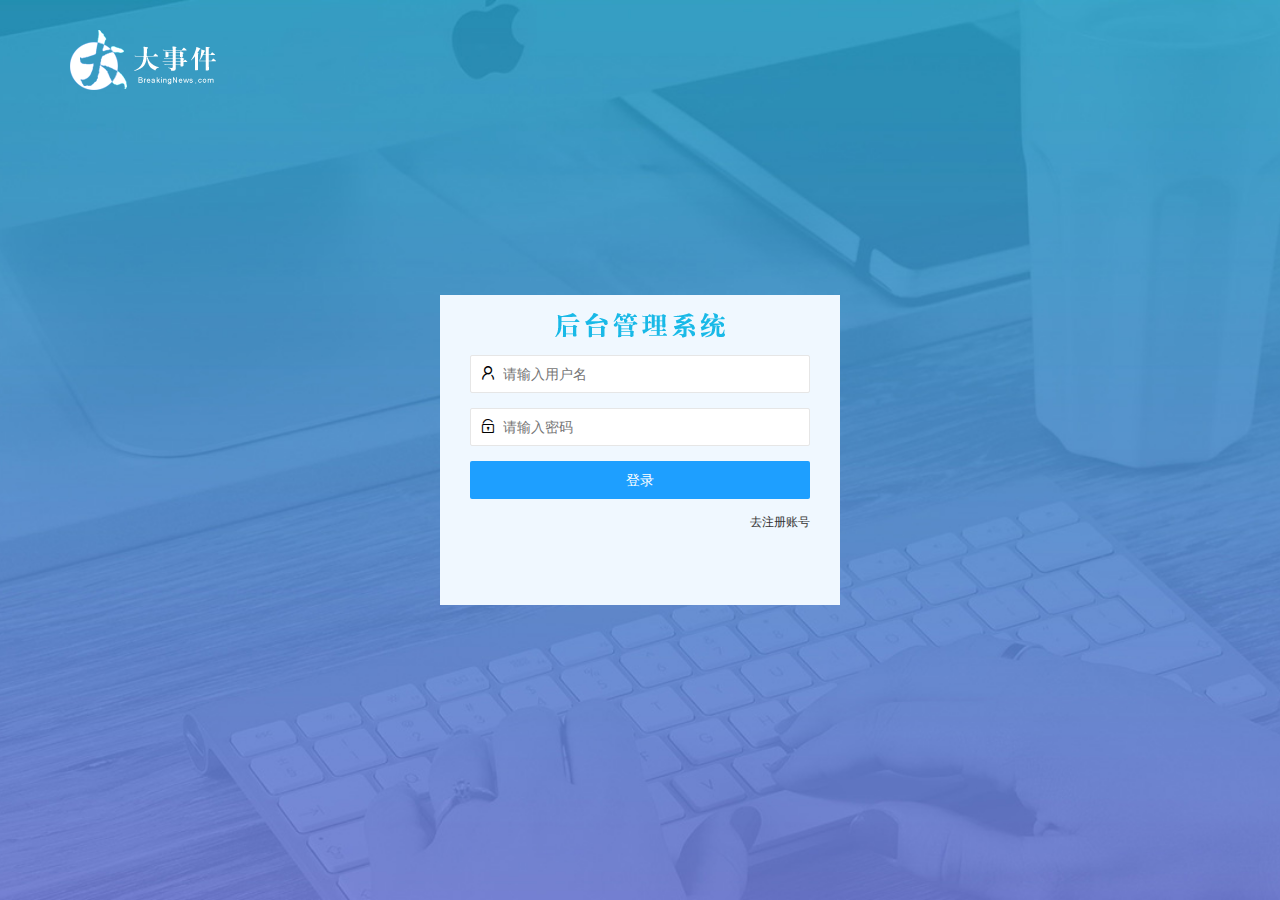
<file: login.html>
<!DOCTYPE html>
<html lang="en">

<head>
    <meta charset="UTF-8">
    <meta http-equiv="X-UA-Compatible" content="IE=edge">
    <meta name="viewport" content="width=device-width, initial-scale=1.0">
    <title>大事件-登录/注册</title>
    <!-- 导入layui样式 -->
    <link rel="stylesheet" href="./assets/lib/layui/css/layui.css">
    <!-- 导入自己的样式 -->
    <link rel="stylesheet" href="./assets/css/login.css">
</head>

<body>

    <!-- 头部logo -->
    <div class="layui-main">
        <img src="./assets/images/logo.png" alt="" style="margin-top: 30px;">
    </div>

    <!-- 登录注册区域 -->
    <div class="loginAndRegBox">
        <div class="title-box"></div>
        <!-- 登录页面 -->
        <div class="login-box">
            <form class="layui-form" action="" id="form_login">
                <div class="layui-form-item">
                    <i class="layui-icon layui-icon-username"></i>
                    <input type="text" name="username" required lay-verify="required" placeholder="请输入用户名" autocomplete="off" class="layui-input">
                </div>
                <div class="layui-form-item">
                    <i class="layui-icon layui-icon-password"></i>
                    <input type="password" name="password" required lay-verify="required|pwd" placeholder="请输入密码" autocomplete="off" class="layui-input">
                </div>
                <div class="layui-form-item">
                    <button class="layui-btn layui-btn-fluid layui-btn-normal" lay-submit>登录</button>
                </div>
                <div class="layui-form-item links">
                    <a href="javascript:;" id="link-reg">去注册账号</a>
                </div>
            </form>
        </div>

        <!-- 注册页面 -->
        <div class="reg-box">
            <form class="layui-form" action="" id="form_reg">
                <div class="layui-form-item">
                    <i class="layui-icon layui-icon-username"></i>
                    <input type="text" name="username" required lay-verify="required" placeholder="请设置用户名" autocomplete="off" class="layui-input">
                </div>
                <div class="layui-form-item">
                    <i class="layui-icon layui-icon-password"></i>
                    <input type="password" name="password" required lay-verify="required|pwd" placeholder="请设置密码" autocomplete="off" class="layui-input">
                </div>
                <div class="layui-form-item">
                    <i class="layui-icon layui-icon-password"></i>
                    <input type="password" name="repassword" required lay-verify="required|pwd|repwd" placeholder="请再次输入密码" autocomplete="off" class="layui-input">
                </div>
                <div class="layui-form-item">
                    <button class="layui-btn layui-btn-fluid layui-btn-normal" lay-submit>注册</button>
                </div>
                <div class="layui-form-item links">
                    <a href="javascript:;" id="link-login">去登录账号</a>
                </div>
            </form>

        </div>
    </div>
    <!-- 导入 Layui 的js文件 -->
    <script src="./assets/lib/layui/layui.all.js"></script>
    <!-- 导入jQure -->
    <script src="./assets/lib/jquery.js"></script>
    <script src="./assets/js/baseAPI.js"></script>
    <!-- 导入自己的javascript脚本 -->
    <script src="./assets/js/login.js"></script>
</body>

</html>
</file>
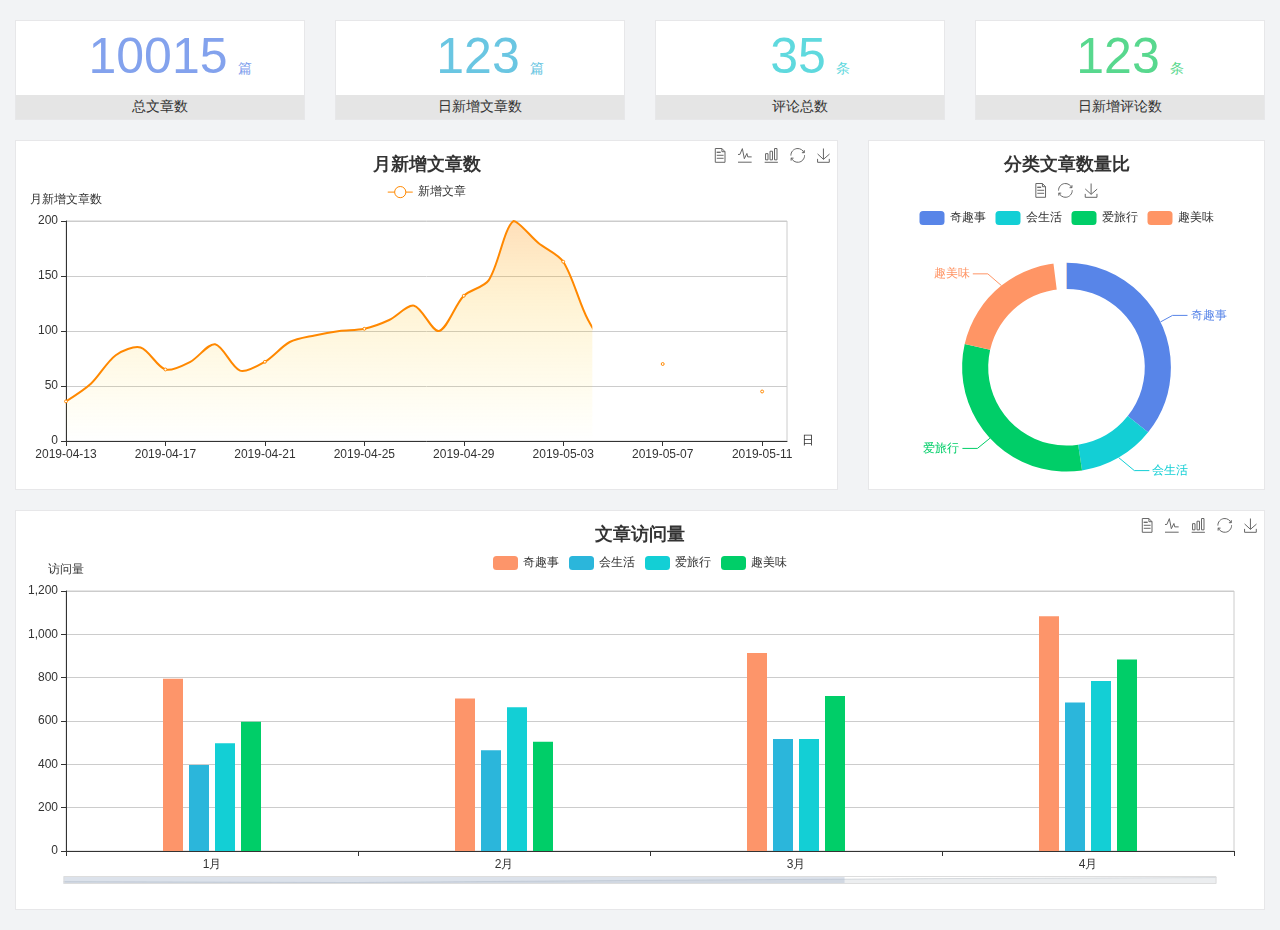
<file: home/dashboard.html>
<!DOCTYPE html>
<html lang="en">

<head>
  <meta charset="UTF-8">
  <meta name="viewport" content="width=device-width, initial-scale=1.0">
  <meta http-equiv="X-UA-Compatible" content="ie=edge">
  <title>图表统计</title>
  <link rel="stylesheet" href="../../assets/lib/bootstrap.css" />
  <link rel="stylesheet" href="../../assets/lib/main.css" />
  <script src="../../assets/lib/jquery.js"></script>
  <script type="text/javascript" src="../../assets/lib/echarts.min.js"></script>
</head>

<body>
  <div class="container-fluid">
    <div class="row spannel_list">
      <div class="col-sm-3 col-xs-6">
        <div class="spannel">
          <em>10015</em><span>篇</span>
          <b>总文章数</b>
        </div>
      </div>
      <div class="col-sm-3 col-xs-6">
        <div class="spannel scolor01">
          <em>123</em><span>篇</span>
          <b>日新增文章数</b>
        </div>
      </div>
      <div class="col-sm-3 col-xs-6">
        <div class="spannel scolor02">
          <em>35</em><span>条</span>
          <b>评论总数</b>
        </div>
      </div>
      <div class="col-sm-3 col-xs-6">
        <div class="spannel scolor03">
          <em>123</em><span>条</span>
          <b>日新增评论数</b>
        </div>
      </div>
    </div>
  </div>

  <div class="container-fluid">
    <div class="row curve-pie">
      <div class="col-lg-8 col-md-8">
        <div class="gragh_pannel" id="curve_show"></div>
      </div>
      <div class="col-lg-4 col-md-4">
        <div class="gragh_pannel" id="pie_show"></div>
      </div>
    </div>
  </div>

  <div class="container-fluid">
    <div class="column_pannel" id="column_show"></div>
  </div>

  <script>
    var oChart = echarts.init(document.getElementById('curve_show'));
    var aList_all = [
      { 'count': 36, 'date': '2019-04-13' },
      { 'count': 52, 'date': '2019-04-14' },
      { 'count': 78, 'date': '2019-04-15' },
      { 'count': 85, 'date': '2019-04-16' },
      { 'count': 65, 'date': '2019-04-17' },
      { 'count': 72, 'date': '2019-04-18' },
      { 'count': 88, 'date': '2019-04-19' },
      { 'count': 64, 'date': '2019-04-20' },
      { 'count': 72, 'date': '2019-04-21' },
      { 'count': 90, 'date': '2019-04-22' },
      { 'count': 96, 'date': '2019-04-23' },
      { 'count': 100, 'date': '2019-04-24' },
      { 'count': 102, 'date': '2019-04-25' },
      { 'count': 110, 'date': '2019-04-26' },
      { 'count': 123, 'date': '2019-04-27' },
      { 'count': 100, 'date': '2019-04-28' },
      { 'count': 132, 'date': '2019-04-29' },
      { 'count': 146, 'date': '2019-04-30' },
      { 'count': 200, 'date': '2019-05-01' },
      { 'count': 180, 'date': '2019-05-02' },
      { 'count': 163, 'date': '2019-05-03' },
      { 'count': 110, 'date': '2019-05-04' },
      { 'count': 80, 'date': '2019-05-05' },
      { 'count': 82, 'date': '2019-05-06' },
      { 'count': 70, 'date': '2019-05-07' },
      { 'count': 65, 'date': '2019-05-08' },
      { 'count': 54, 'date': '2019-05-09' },
      { 'count': 40, 'date': '2019-05-10' },
      { 'count': 45, 'date': '2019-05-11' },
      { 'count': 38, 'date': '2019-05-12' },
    ];

    let aCount = [];
    let aDate = [];

    for (var i = 0; i < aList_all.length; i++) {
      aCount.push(aList_all[i].count);
      aDate.push(aList_all[i].date);
    }

    var chartopt = {
      title: {
        text: '月新增文章数',
        left: 'center',
        top: '10'
      },
      tooltip: {
        trigger: 'axis'
      },
      legend: {
        data: ['新增文章'],
        top: '40'
      },
      toolbox: {
        show: true,
        feature: {
          mark: { show: true },
          dataView: { show: true, readOnly: false },
          magicType: { show: true, type: ['line', 'bar'] },
          restore: { show: true },
          saveAsImage: { show: true }
        }
      },
      calculable: true,
      xAxis: [
        {
          name: '日',
          type: 'category',
          boundaryGap: false,
          data: aDate
        }
      ],
      yAxis: [
        {
          name: '月新增文章数',
          type: 'value'
        }
      ],
      series: [
        {
          name: '新增文章',
          type: 'line',
          smooth: true,
          itemStyle: { normal: { areaStyle: { type: 'default' }, color: '#f80' }, lineStyle: { color: '#f80' } },
          data: aCount
        }],
      areaStyle: {
        normal: {
          color: new echarts.graphic.LinearGradient(0, 0, 0, 1, [{
            offset: 0,
            color: 'rgba(255,136,0,0.39)'
          }, {
            offset: .34,
            color: 'rgba(255,180,0,0.25)'
          }, {
            offset: 1,
            color: 'rgba(255,222,0,0.00)'
          }])

        }
      },
      grid: {
        show: true,
        x: 50,
        x2: 50,
        y: 80,
        height: 220
      }
    };

    oChart.setOption(chartopt);


    var oPie = echarts.init(document.getElementById('pie_show'));
    var oPieopt =
    {
      title: {
        top: 10,
        text: '分类文章数量比',
        x: 'center'
      },
      tooltip: {
        trigger: 'item',
        formatter: "{a} <br/>{b} : {c} ({d}%)"
      },
      color: ['#5885e8', '#13cfd5', '#00ce68', '#ff9565'],
      legend: {
        x: 'center',
        top: 65,
        data: ['奇趣事', '会生活', '爱旅行', '趣美味']
      },
      toolbox: {
        show: true,
        x: 'center',
        top: 35,
        feature: {
          mark: { show: true },
          dataView: { show: true, readOnly: false },
          magicType: {
            show: true,
            type: ['pie', 'funnel'],
            option: {
              funnel: {
                x: '25%',
                width: '50%',
                funnelAlign: 'left',
                max: 1548
              }
            }
          },
          restore: { show: true },
          saveAsImage: { show: true }
        }
      },
      calculable: true,
      series: [
        {
          name: '访问来源',
          type: 'pie',
          radius: ['45%', '60%'],
          center: ['50%', '65%'],
          data: [
            { value: 300, name: '奇趣事' },
            { value: 100, name: '会生活' },
            { value: 260, name: '爱旅行' },
            { value: 180, name: '趣美味' }
          ]
        }
      ]
    };
    oPie.setOption(oPieopt);



    var oColumn = this.echarts.init(document.getElementById('column_show'));
    var oColumnopt =
    {
      title: {
        text: '文章访问量',
        left: 'center',
        top: '10'
      },
      tooltip: {
        trigger: 'axis'
      },
      legend: {
        data: ['奇趣事', '会生活', '爱旅行', '趣美味'],
        top: '40'
      },
      toolbox: {
        show: true,
        feature: {
          mark: { show: true },
          dataView: { show: true, readOnly: false },
          magicType: { show: true, type: ['line', 'bar'] },
          restore: { show: true },
          saveAsImage: { show: true }
        }
      },
      calculable: true,
      xAxis: [
        {
          type: 'category',
          data: ['1月', '2月', '3月', '4月', '5月']
        }
      ],
      yAxis: [
        {
          name: '访问量',
          type: 'value'
        }
      ],
      series: [
        {
          name: '奇趣事',
          type: 'bar',
          barWidth: 20,
          itemStyle: {
            normal: { areaStyle: { type: 'default' }, color: '#fd956a' }
          },
          data: [800, 708, 920, 1090, 1200]
        },
        {
          name: '会生活',
          type: 'bar',
          barWidth: 20,
          itemStyle: {
            normal: { areaStyle: { type: 'default' }, color: '#2bb6db' }
          },
          data: [400, 468, 520, 690, 800]
        },
        {
          name: '爱旅行',
          type: 'bar',
          barWidth: 20,
          itemStyle: {
            normal: { areaStyle: { type: 'default' }, color: '#13cfd5' }
          },
          data: [500, 668, 520, 790, 900]
        },
        {
          name: '趣美味',
          type: 'bar',
          barWidth: 20,
          itemStyle: {
            normal: { areaStyle: { type: 'default' }, color: '#00ce68' }
          },
          data: [600, 508, 720, 890, 1000]
        }
      ],
      grid: {
        show: true,
        x: 50,
        x2: 30,
        y: 80,
        height: 260
      },
      dataZoom: [//给x轴设置滚动条
        {
          start: 0,//默认为0
          end: 100 - 1000 / 31,//默认为100
          type: 'slider',
          show: true,
          xAxisIndex: [0],
          handleSize: 0,//滑动条的 左右2个滑动条的大小
          height: 8,//组件高度
          left: 45, //左边的距离
          right: 50,//右边的距离
          bottom: 26,//右边的距离
          handleColor: '#ddd',//h滑动图标的颜色
          handleStyle: {
            borderColor: "#cacaca",
            borderWidth: "1",
            shadowBlur: 2,
            background: "#ddd",
            shadowColor: "#ddd",
          }
        }]
    };
    oColumn.setOption(oColumnopt);
  </script>
</body>

</html>
</file>
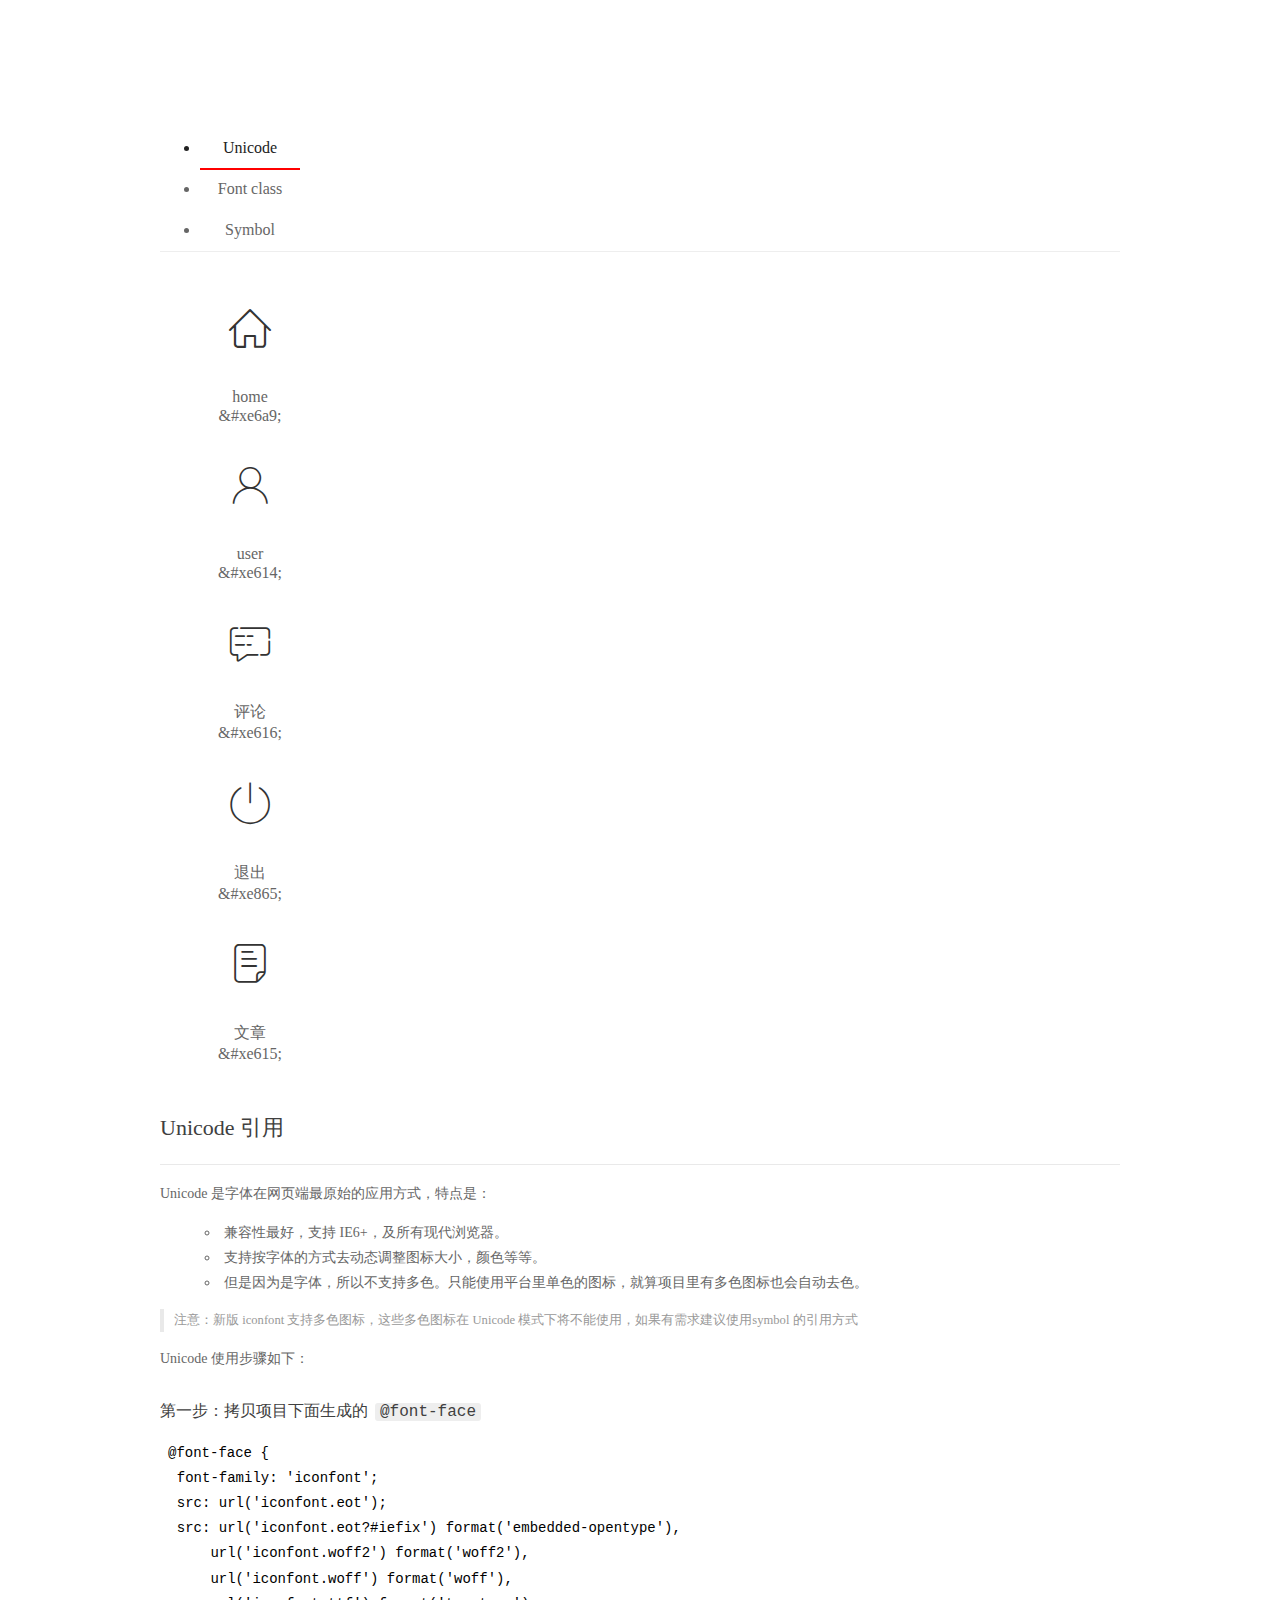
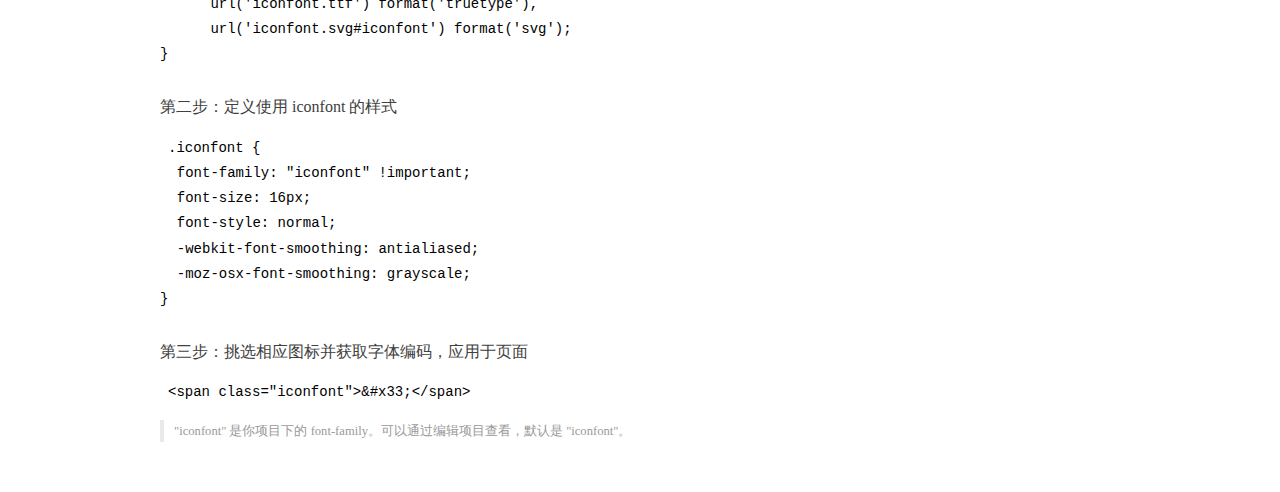
<file: assets/fonts/demo_index.html>
<!DOCTYPE html>
<html>
<head>
  <meta charset="utf-8"/>
  <title>IconFont Demo</title>
  <link rel="shortcut icon" href="https://gtms04.alicdn.com/tps/i4/TB1_oz6GVXXXXaFXpXXJDFnIXXX-64-64.ico" type="image/x-icon"/>
  <link rel="stylesheet" href="https://g.alicdn.com/thx/cube/1.3.2/cube.min.css">
  <link rel="stylesheet" href="demo.css">
  <link rel="stylesheet" href="iconfont.css">
  <script src="iconfont.js"></script>
  <!-- jQuery -->
  <script src="https://a1.alicdn.com/oss/uploads/2018/12/26/7bfddb60-08e8-11e9-9b04-53e73bb6408b.js"></script>
  <!-- 代码高亮 -->
  <script src="https://a1.alicdn.com/oss/uploads/2018/12/26/a3f714d0-08e6-11e9-8a15-ebf944d7534c.js"></script>
</head>
<body>
  <div class="main">
    <h1 class="logo"><a href="https://www.iconfont.cn/" title="iconfont 首页" target="_blank">&#xe86b;</a></h1>
    <div class="nav-tabs">
      <ul id="tabs" class="dib-box">
        <li class="dib active"><span>Unicode</span></li>
        <li class="dib"><span>Font class</span></li>
        <li class="dib"><span>Symbol</span></li>
      </ul>
      
    </div>
    <div class="tab-container">
      <div class="content unicode" style="display: block;">
          <ul class="icon_lists dib-box">
          
            <li class="dib">
              <span class="icon iconfont">&#xe6a9;</span>
                <div class="name">home</div>
                <div class="code-name">&amp;#xe6a9;</div>
              </li>
          
            <li class="dib">
              <span class="icon iconfont">&#xe614;</span>
                <div class="name">user</div>
                <div class="code-name">&amp;#xe614;</div>
              </li>
          
            <li class="dib">
              <span class="icon iconfont">&#xe616;</span>
                <div class="name">评论</div>
                <div class="code-name">&amp;#xe616;</div>
              </li>
          
            <li class="dib">
              <span class="icon iconfont">&#xe865;</span>
                <div class="name">退出</div>
                <div class="code-name">&amp;#xe865;</div>
              </li>
          
            <li class="dib">
              <span class="icon iconfont">&#xe615;</span>
                <div class="name">文章</div>
                <div class="code-name">&amp;#xe615;</div>
              </li>
          
          </ul>
          <div class="article markdown">
          <h2 id="unicode-">Unicode 引用</h2>
          <hr>

          <p>Unicode 是字体在网页端最原始的应用方式，特点是：</p>
          <ul>
            <li>兼容性最好，支持 IE6+，及所有现代浏览器。</li>
            <li>支持按字体的方式去动态调整图标大小，颜色等等。</li>
            <li>但是因为是字体，所以不支持多色。只能使用平台里单色的图标，就算项目里有多色图标也会自动去色。</li>
          </ul>
          <blockquote>
            <p>注意：新版 iconfont 支持多色图标，这些多色图标在 Unicode 模式下将不能使用，如果有需求建议使用symbol 的引用方式</p>
          </blockquote>
          <p>Unicode 使用步骤如下：</p>
          <h3 id="-font-face">第一步：拷贝项目下面生成的 <code>@font-face</code></h3>
<pre><code class="language-css"
>@font-face {
  font-family: 'iconfont';
  src: url('iconfont.eot');
  src: url('iconfont.eot?#iefix') format('embedded-opentype'),
      url('iconfont.woff2') format('woff2'),
      url('iconfont.woff') format('woff'),
      url('iconfont.ttf') format('truetype'),
      url('iconfont.svg#iconfont') format('svg');
}
</code></pre>
          <h3 id="-iconfont-">第二步：定义使用 iconfont 的样式</h3>
<pre><code class="language-css"
>.iconfont {
  font-family: "iconfont" !important;
  font-size: 16px;
  font-style: normal;
  -webkit-font-smoothing: antialiased;
  -moz-osx-font-smoothing: grayscale;
}
</code></pre>
          <h3 id="-">第三步：挑选相应图标并获取字体编码，应用于页面</h3>
<pre>
<code class="language-html"
>&lt;span class="iconfont"&gt;&amp;#x33;&lt;/span&gt;
</code></pre>
          <blockquote>
            <p>"iconfont" 是你项目下的 font-family。可以通过编辑项目查看，默认是 "iconfont"。</p>
          </blockquote>
          </div>
      </div>
      <div class="content font-class">
        <ul class="icon_lists dib-box">
          
          <li class="dib">
            <span class="icon iconfont icon-home"></span>
            <div class="name">
              home
            </div>
            <div class="code-name">.icon-home
            </div>
          </li>
          
          <li class="dib">
            <span class="icon iconfont icon-user"></span>
            <div class="name">
              user
            </div>
            <div class="code-name">.icon-user
            </div>
          </li>
          
          <li class="dib">
            <span class="icon iconfont icon-pinglun"></span>
            <div class="name">
              评论
            </div>
            <div class="code-name">.icon-pinglun
            </div>
          </li>
          
          <li class="dib">
            <span class="icon iconfont icon-tuichu"></span>
            <div class="name">
              退出
            </div>
            <div class="code-name">.icon-tuichu
            </div>
          </li>
          
          <li class="dib">
            <span class="icon iconfont icon-16"></span>
            <div class="name">
              文章
            </div>
            <div class="code-name">.icon-16
            </div>
          </li>
          
        </ul>
        <div class="article markdown">
        <h2 id="font-class-">font-class 引用</h2>
        <hr>

        <p>font-class 是 Unicode 使用方式的一种变种，主要是解决 Unicode 书写不直观，语意不明确的问题。</p>
        <p>与 Unicode 使用方式相比，具有如下特点：</p>
        <ul>
          <li>兼容性良好，支持 IE8+，及所有现代浏览器。</li>
          <li>相比于 Unicode 语意明确，书写更直观。可以很容易分辨这个 icon 是什么。</li>
          <li>因为使用 class 来定义图标，所以当要替换图标时，只需要修改 class 里面的 Unicode 引用。</li>
          <li>不过因为本质上还是使用的字体，所以多色图标还是不支持的。</li>
        </ul>
        <p>使用步骤如下：</p>
        <h3 id="-fontclass-">第一步：引入项目下面生成的 fontclass 代码：</h3>
<pre><code class="language-html">&lt;link rel="stylesheet" href="./iconfont.css"&gt;
</code></pre>
        <h3 id="-">第二步：挑选相应图标并获取类名，应用于页面：</h3>
<pre><code class="language-html">&lt;span class="iconfont icon-xxx"&gt;&lt;/span&gt;
</code></pre>
        <blockquote>
          <p>"
            iconfont" 是你项目下的 font-family。可以通过编辑项目查看，默认是 "iconfont"。</p>
        </blockquote>
      </div>
      </div>
      <div class="content symbol">
          <ul class="icon_lists dib-box">
          
            <li class="dib">
                <svg class="icon svg-icon" aria-hidden="true">
                  <use xlink:href="#icon-home"></use>
                </svg>
                <div class="name">home</div>
                <div class="code-name">#icon-home</div>
            </li>
          
            <li class="dib">
                <svg class="icon svg-icon" aria-hidden="true">
                  <use xlink:href="#icon-user"></use>
                </svg>
                <div class="name">user</div>
                <div class="code-name">#icon-user</div>
            </li>
          
            <li class="dib">
                <svg class="icon svg-icon" aria-hidden="true">
                  <use xlink:href="#icon-pinglun"></use>
                </svg>
                <div class="name">评论</div>
                <div class="code-name">#icon-pinglun</div>
            </li>
          
            <li class="dib">
                <svg class="icon svg-icon" aria-hidden="true">
                  <use xlink:href="#icon-tuichu"></use>
                </svg>
                <div class="name">退出</div>
                <div class="code-name">#icon-tuichu</div>
            </li>
          
            <li class="dib">
                <svg class="icon svg-icon" aria-hidden="true">
                  <use xlink:href="#icon-16"></use>
                </svg>
                <div class="name">文章</div>
                <div class="code-name">#icon-16</div>
            </li>
          
          </ul>
          <div class="article markdown">
          <h2 id="symbol-">Symbol 引用</h2>
          <hr>

          <p>这是一种全新的使用方式，应该说这才是未来的主流，也是平台目前推荐的用法。相关介绍可以参考这篇<a href="">文章</a>
            这种用法其实是做了一个 SVG 的集合，与另外两种相比具有如下特点：</p>
          <ul>
            <li>支持多色图标了，不再受单色限制。</li>
            <li>通过一些技巧，支持像字体那样，通过 <code>font-size</code>, <code>color</code> 来调整样式。</li>
            <li>兼容性较差，支持 IE9+，及现代浏览器。</li>
            <li>浏览器渲染 SVG 的性能一般，还不如 png。</li>
          </ul>
          <p>使用步骤如下：</p>
          <h3 id="-symbol-">第一步：引入项目下面生成的 symbol 代码：</h3>
<pre><code class="language-html">&lt;script src="./iconfont.js"&gt;&lt;/script&gt;
</code></pre>
          <h3 id="-css-">第二步：加入通用 CSS 代码（引入一次就行）：</h3>
<pre><code class="language-html">&lt;style&gt;
.icon {
  width: 1em;
  height: 1em;
  vertical-align: -0.15em;
  fill: currentColor;
  overflow: hidden;
}
&lt;/style&gt;
</code></pre>
          <h3 id="-">第三步：挑选相应图标并获取类名，应用于页面：</h3>
<pre><code class="language-html">&lt;svg class="icon" aria-hidden="true"&gt;
  &lt;use xlink:href="#icon-xxx"&gt;&lt;/use&gt;
&lt;/svg&gt;
</code></pre>
          </div>
      </div>

    </div>
  </div>
  <script>
  $(document).ready(function () {
      $('.tab-container .content:first').show()

      $('#tabs li').click(function (e) {
        var tabContent = $('.tab-container .content')
        var index = $(this).index()

        if ($(this).hasClass('active')) {
          return
        } else {
          $('#tabs li').removeClass('active')
          $(this).addClass('active')

          tabContent.hide().eq(index).fadeIn()
        }
      })
    })
  </script>
</body>
</html>
</file>
<file: assets/lib/layui/css/layui.css>
/** layui-v2.5.5 MIT License By https://www.layui.com */
 .layui-inline,img{display:inline-block;vertical-align:middle}h1,h2,h3,h4,h5,h6{font-weight:400}.layui-edge,.layui-header,.layui-inline,.layui-main{position:relative}.layui-body,.layui-edge,.layui-elip{overflow:hidden}.layui-btn,.layui-edge,.layui-inline,img{vertical-align:middle}.layui-btn,.layui-disabled,.layui-icon,.layui-unselect{-moz-user-select:none;-webkit-user-select:none;-ms-user-select:none}.layui-elip,.layui-form-checkbox span,.layui-form-pane .layui-form-label{text-overflow:ellipsis;white-space:nowrap}.layui-breadcrumb,.layui-tree-btnGroup{visibility:hidden}blockquote,body,button,dd,div,dl,dt,form,h1,h2,h3,h4,h5,h6,input,li,ol,p,pre,td,textarea,th,ul{margin:0;padding:0;-webkit-tap-highlight-color:rgba(0,0,0,0)}a:active,a:hover{outline:0}img{border:none}li{list-style:none}table{border-collapse:collapse;border-spacing:0}h4,h5,h6{font-size:100%}button,input,optgroup,option,select,textarea{font-family:inherit;font-size:inherit;font-style:inherit;font-weight:inherit;outline:0}pre{white-space:pre-wrap;white-space:-moz-pre-wrap;white-space:-pre-wrap;white-space:-o-pre-wrap;word-wrap:break-word}body{line-height:24px;font:14px Helvetica Neue,Helvetica,PingFang SC,Tahoma,Arial,sans-serif}hr{height:1px;margin:10px 0;border:0;clear:both}a{color:#333;text-decoration:none}a:hover{color:#777}a cite{font-style:normal;*cursor:pointer}.layui-border-box,.layui-border-box *{box-sizing:border-box}.layui-box,.layui-box *{box-sizing:content-box}.layui-clear{clear:both;*zoom:1}.layui-clear:after{content:'\20';clear:both;*zoom:1;display:block;height:0}.layui-inline{*display:inline;*zoom:1}.layui-edge{display:inline-block;width:0;height:0;border-width:6px;border-style:dashed;border-color:transparent}.layui-edge-top{top:-4px;border-bottom-color:#999;border-bottom-style:solid}.layui-edge-right{border-left-color:#999;border-left-style:solid}.layui-edge-bottom{top:2px;border-top-color:#999;border-top-style:solid}.layui-edge-left{border-right-color:#999;border-right-style:solid}.layui-disabled,.layui-disabled:hover{color:#d2d2d2!important;cursor:not-allowed!important}.layui-circle{border-radius:100%}.layui-show{display:block!important}.layui-hide{display:none!important}@font-face{font-family:layui-icon;src:url(../font/iconfont.eot?v=250);src:url(../font/iconfont.eot?v=250#iefix) format('embedded-opentype'),url(../font/iconfont.woff2?v=250) format('woff2'),url(../font/iconfont.woff?v=250) format('woff'),url(../font/iconfont.ttf?v=250) format('truetype'),url(../font/iconfont.svg?v=250#layui-icon) format('svg')}.layui-icon{font-family:layui-icon!important;font-size:16px;font-style:normal;-webkit-font-smoothing:antialiased;-moz-osx-font-smoothing:grayscale}.layui-icon-reply-fill:before{content:"\e611"}.layui-icon-set-fill:before{content:"\e614"}.layui-icon-menu-fill:before{content:"\e60f"}.layui-icon-search:before{content:"\e615"}.layui-icon-share:before{content:"\e641"}.layui-icon-set-sm:before{content:"\e620"}.layui-icon-engine:before{content:"\e628"}.layui-icon-close:before{content:"\1006"}.layui-icon-close-fill:before{content:"\1007"}.layui-icon-chart-screen:before{content:"\e629"}.layui-icon-star:before{content:"\e600"}.layui-icon-circle-dot:before{content:"\e617"}.layui-icon-chat:before{content:"\e606"}.layui-icon-release:before{content:"\e609"}.layui-icon-list:before{content:"\e60a"}.layui-icon-chart:before{content:"\e62c"}.layui-icon-ok-circle:before{content:"\1005"}.layui-icon-layim-theme:before{content:"\e61b"}.layui-icon-table:before{content:"\e62d"}.layui-icon-right:before{content:"\e602"}.layui-icon-left:before{content:"\e603"}.layui-icon-cart-simple:before{content:"\e698"}.layui-icon-face-cry:before{content:"\e69c"}.layui-icon-face-smile:before{content:"\e6af"}.layui-icon-survey:before{content:"\e6b2"}.layui-icon-tree:before{content:"\e62e"}.layui-icon-upload-circle:before{content:"\e62f"}.layui-icon-add-circle:before{content:"\e61f"}.layui-icon-download-circle:before{content:"\e601"}.layui-icon-templeate-1:before{content:"\e630"}.layui-icon-util:before{content:"\e631"}.layui-icon-face-surprised:before{content:"\e664"}.layui-icon-edit:before{content:"\e642"}.layui-icon-speaker:before{content:"\e645"}.layui-icon-down:before{content:"\e61a"}.layui-icon-file:before{content:"\e621"}.layui-icon-layouts:before{content:"\e632"}.layui-icon-rate-half:before{content:"\e6c9"}.layui-icon-add-circle-fine:before{content:"\e608"}.layui-icon-prev-circle:before{content:"\e633"}.layui-icon-read:before{content:"\e705"}.layui-icon-404:before{content:"\e61c"}.layui-icon-carousel:before{content:"\e634"}.layui-icon-help:before{content:"\e607"}.layui-icon-code-circle:before{content:"\e635"}.layui-icon-water:before{content:"\e636"}.layui-icon-username:before{content:"\e66f"}.layui-icon-find-fill:before{content:"\e670"}.layui-icon-about:before{content:"\e60b"}.layui-icon-location:before{content:"\e715"}.layui-icon-up:before{content:"\e619"}.layui-icon-pause:before{content:"\e651"}.layui-icon-date:before{content:"\e637"}.layui-icon-layim-uploadfile:before{content:"\e61d"}.layui-icon-delete:before{content:"\e640"}.layui-icon-play:before{content:"\e652"}.layui-icon-top:before{content:"\e604"}.layui-icon-friends:before{content:"\e612"}.layui-icon-refresh-3:before{content:"\e9aa"}.layui-icon-ok:before{content:"\e605"}.layui-icon-layer:before{content:"\e638"}.layui-icon-face-smile-fine:before{content:"\e60c"}.layui-icon-dollar:before{content:"\e659"}.layui-icon-group:before{content:"\e613"}.layui-icon-layim-download:before{content:"\e61e"}.layui-icon-picture-fine:before{content:"\e60d"}.layui-icon-link:before{content:"\e64c"}.layui-icon-diamond:before{content:"\e735"}.layui-icon-log:before{content:"\e60e"}.layui-icon-rate-solid:before{content:"\e67a"}.layui-icon-fonts-del:before{content:"\e64f"}.layui-icon-unlink:before{content:"\e64d"}.layui-icon-fonts-clear:before{content:"\e639"}.layui-icon-triangle-r:before{content:"\e623"}.layui-icon-circle:before{content:"\e63f"}.layui-icon-radio:before{content:"\e643"}.layui-icon-align-center:before{content:"\e647"}.layui-icon-align-right:before{content:"\e648"}.layui-icon-align-left:before{content:"\e649"}.layui-icon-loading-1:before{content:"\e63e"}.layui-icon-return:before{content:"\e65c"}.layui-icon-fonts-strong:before{content:"\e62b"}.layui-icon-upload:before{content:"\e67c"}.layui-icon-dialogue:before{content:"\e63a"}.layui-icon-video:before{content:"\e6ed"}.layui-icon-headset:before{content:"\e6fc"}.layui-icon-cellphone-fine:before{content:"\e63b"}.layui-icon-add-1:before{content:"\e654"}.layui-icon-face-smile-b:before{content:"\e650"}.layui-icon-fonts-html:before{content:"\e64b"}.layui-icon-form:before{content:"\e63c"}.layui-icon-cart:before{content:"\e657"}.layui-icon-camera-fill:before{content:"\e65d"}.layui-icon-tabs:before{content:"\e62a"}.layui-icon-fonts-code:before{content:"\e64e"}.layui-icon-fire:before{content:"\e756"}.layui-icon-set:before{content:"\e716"}.layui-icon-fonts-u:before{content:"\e646"}.layui-icon-triangle-d:before{content:"\e625"}.layui-icon-tips:before{content:"\e702"}.layui-icon-picture:before{content:"\e64a"}.layui-icon-more-vertical:before{content:"\e671"}.layui-icon-flag:before{content:"\e66c"}.layui-icon-loading:before{content:"\e63d"}.layui-icon-fonts-i:before{content:"\e644"}.layui-icon-refresh-1:before{content:"\e666"}.layui-icon-rmb:before{content:"\e65e"}.layui-icon-home:before{content:"\e68e"}.layui-icon-user:before{content:"\e770"}.layui-icon-notice:before{content:"\e667"}.layui-icon-login-weibo:before{content:"\e675"}.layui-icon-voice:before{content:"\e688"}.layui-icon-upload-drag:before{content:"\e681"}.layui-icon-login-qq:before{content:"\e676"}.layui-icon-snowflake:before{content:"\e6b1"}.layui-icon-file-b:before{content:"\e655"}.layui-icon-template:before{content:"\e663"}.layui-icon-auz:before{content:"\e672"}.layui-icon-console:before{content:"\e665"}.layui-icon-app:before{content:"\e653"}.layui-icon-prev:before{content:"\e65a"}.layui-icon-website:before{content:"\e7ae"}.layui-icon-next:before{content:"\e65b"}.layui-icon-component:before{content:"\e857"}.layui-icon-more:before{content:"\e65f"}.layui-icon-login-wechat:before{content:"\e677"}.layui-icon-shrink-right:before{content:"\e668"}.layui-icon-spread-left:before{content:"\e66b"}.layui-icon-camera:before{content:"\e660"}.layui-icon-note:before{content:"\e66e"}.layui-icon-refresh:before{content:"\e669"}.layui-icon-female:before{content:"\e661"}.layui-icon-male:before{content:"\e662"}.layui-icon-password:before{content:"\e673"}.layui-icon-senior:before{content:"\e674"}.layui-icon-theme:before{content:"\e66a"}.layui-icon-tread:before{content:"\e6c5"}.layui-icon-praise:before{content:"\e6c6"}.layui-icon-star-fill:before{content:"\e658"}.layui-icon-rate:before{content:"\e67b"}.layui-icon-template-1:before{content:"\e656"}.layui-icon-vercode:before{content:"\e679"}.layui-icon-cellphone:before{content:"\e678"}.layui-icon-screen-full:before{content:"\e622"}.layui-icon-screen-restore:before{content:"\e758"}.layui-icon-cols:before{content:"\e610"}.layui-icon-export:before{content:"\e67d"}.layui-icon-print:before{content:"\e66d"}.layui-icon-slider:before{content:"\e714"}.layui-icon-addition:before{content:"\e624"}.layui-icon-subtraction:before{content:"\e67e"}.layui-icon-service:before{content:"\e626"}.layui-icon-transfer:before{content:"\e691"}.layui-main{width:1140px;margin:0 auto}.layui-header{z-index:1000;height:60px}.layui-header a:hover{transition:all .5s;-webkit-transition:all .5s}.layui-side{position:fixed;left:0;top:0;bottom:0;z-index:999;width:200px;overflow-x:hidden}.layui-side-scroll{position:relative;width:220px;height:100%;overflow-x:hidden}.layui-body{position:absolute;left:200px;right:0;top:0;bottom:0;z-index:998;width:auto;overflow-y:auto;box-sizing:border-box}.layui-layout-body{overflow:hidden}.layui-layout-admin .layui-header{background-color:#23262E}.layui-layout-admin .layui-side{top:60px;width:200px;overflow-x:hidden}.layui-layout-admin .layui-body{position:fixed;top:60px;bottom:44px}.layui-layout-admin .layui-main{width:auto;margin:0 15px}.layui-layout-admin .layui-footer{position:fixed;left:200px;right:0;bottom:0;height:44px;line-height:44px;padding:0 15px;background-color:#eee}.layui-layout-admin .layui-logo{position:absolute;left:0;top:0;width:200px;height:100%;line-height:60px;text-align:center;color:#009688;font-size:16px}.layui-layout-admin .layui-header .layui-nav{background:0 0}.layui-layout-left{position:absolute!important;left:200px;top:0}.layui-layout-right{position:absolute!important;right:0;top:0}.layui-container{position:relative;margin:0 auto;padding:0 15px;box-sizing:border-box}.layui-fluid{position:relative;margin:0 auto;padding:0 15px}.layui-row:after,.layui-row:before{content:'';display:block;clear:both}.layui-col-lg1,.layui-col-lg10,.layui-col-lg11,.layui-col-lg12,.layui-col-lg2,.layui-col-lg3,.layui-col-lg4,.layui-col-lg5,.layui-col-lg6,.layui-col-lg7,.layui-col-lg8,.layui-col-lg9,.layui-col-md1,.layui-col-md10,.layui-col-md11,.layui-col-md12,.layui-col-md2,.layui-col-md3,.layui-col-md4,.layui-col-md5,.layui-col-md6,.layui-col-md7,.layui-col-md8,.layui-col-md9,.layui-col-sm1,.layui-col-sm10,.layui-col-sm11,.layui-col-sm12,.layui-col-sm2,.layui-col-sm3,.layui-col-sm4,.layui-col-sm5,.layui-col-sm6,.layui-col-sm7,.layui-col-sm8,.layui-col-sm9,.layui-col-xs1,.layui-col-xs10,.layui-col-xs11,.layui-col-xs12,.layui-col-xs2,.layui-col-xs3,.layui-col-xs4,.layui-col-xs5,.layui-col-xs6,.layui-col-xs7,.layui-col-xs8,.layui-col-xs9{position:relative;display:block;box-sizing:border-box}.layui-col-xs1,.layui-col-xs10,.layui-col-xs11,.layui-col-xs12,.layui-col-xs2,.layui-col-xs3,.layui-col-xs4,.layui-col-xs5,.layui-col-xs6,.layui-col-xs7,.layui-col-xs8,.layui-col-xs9{float:left}.layui-col-xs1{width:8.33333333%}.layui-col-xs2{width:16.66666667%}.layui-col-xs3{width:25%}.layui-col-xs4{width:33.33333333%}.layui-col-xs5{width:41.66666667%}.layui-col-xs6{width:50%}.layui-col-xs7{width:58.33333333%}.layui-col-xs8{width:66.66666667%}.layui-col-xs9{width:75%}.layui-col-xs10{width:83.33333333%}.layui-col-xs11{width:91.66666667%}.layui-col-xs12{width:100%}.layui-col-xs-offset1{margin-left:8.33333333%}.layui-col-xs-offset2{margin-left:16.66666667%}.layui-col-xs-offset3{margin-left:25%}.layui-col-xs-offset4{margin-left:33.33333333%}.layui-col-xs-offset5{margin-left:41.66666667%}.layui-col-xs-offset6{margin-left:50%}.layui-col-xs-offset7{margin-left:58.33333333%}.layui-col-xs-offset8{margin-left:66.66666667%}.layui-col-xs-offset9{margin-left:75%}.layui-col-xs-offset10{margin-left:83.33333333%}.layui-col-xs-offset11{margin-left:91.66666667%}.layui-col-xs-offset12{margin-left:100%}@media screen and (max-width:768px){.layui-hide-xs{display:none!important}.layui-show-xs-block{display:block!important}.layui-show-xs-inline{display:inline!important}.layui-show-xs-inline-block{display:inline-block!important}}@media screen and (min-width:768px){.layui-container{width:750px}.layui-hide-sm{display:none!important}.layui-show-sm-block{display:block!important}.layui-show-sm-inline{display:inline!important}.layui-show-sm-inline-block{display:inline-block!important}.layui-col-sm1,.layui-col-sm10,.layui-col-sm11,.layui-col-sm12,.layui-col-sm2,.layui-col-sm3,.layui-col-sm4,.layui-col-sm5,.layui-col-sm6,.layui-col-sm7,.layui-col-sm8,.layui-col-sm9{float:left}.layui-col-sm1{width:8.33333333%}.layui-col-sm2{width:16.66666667%}.layui-col-sm3{width:25%}.layui-col-sm4{width:33.33333333%}.layui-col-sm5{width:41.66666667%}.layui-col-sm6{width:50%}.layui-col-sm7{width:58.33333333%}.layui-col-sm8{width:66.66666667%}.layui-col-sm9{width:75%}.layui-col-sm10{width:83.33333333%}.layui-col-sm11{width:91.66666667%}.layui-col-sm12{width:100%}.layui-col-sm-offset1{margin-left:8.33333333%}.layui-col-sm-offset2{margin-left:16.66666667%}.layui-col-sm-offset3{margin-left:25%}.layui-col-sm-offset4{margin-left:33.33333333%}.layui-col-sm-offset5{margin-left:41.66666667%}.layui-col-sm-offset6{margin-left:50%}.layui-col-sm-offset7{margin-left:58.33333333%}.layui-col-sm-offset8{margin-left:66.66666667%}.layui-col-sm-offset9{margin-left:75%}.layui-col-sm-offset10{margin-left:83.33333333%}.layui-col-sm-offset11{margin-left:91.66666667%}.layui-col-sm-offset12{margin-left:100%}}@media screen and (min-width:992px){.layui-container{width:970px}.layui-hide-md{display:none!important}.layui-show-md-block{display:block!important}.layui-show-md-inline{display:inline!important}.layui-show-md-inline-block{display:inline-block!important}.layui-col-md1,.layui-col-md10,.layui-col-md11,.layui-col-md12,.layui-col-md2,.layui-col-md3,.layui-col-md4,.layui-col-md5,.layui-col-md6,.layui-col-md7,.layui-col-md8,.layui-col-md9{float:left}.layui-col-md1{width:8.33333333%}.layui-col-md2{width:16.66666667%}.layui-col-md3{width:25%}.layui-col-md4{width:33.33333333%}.layui-col-md5{width:41.66666667%}.layui-col-md6{width:50%}.layui-col-md7{width:58.33333333%}.layui-col-md8{width:66.66666667%}.layui-col-md9{width:75%}.layui-col-md10{width:83.33333333%}.layui-col-md11{width:91.66666667%}.layui-col-md12{width:100%}.layui-col-md-offset1{margin-left:8.33333333%}.layui-col-md-offset2{margin-left:16.66666667%}.layui-col-md-offset3{margin-left:25%}.layui-col-md-offset4{margin-left:33.33333333%}.layui-col-md-offset5{margin-left:41.66666667%}.layui-col-md-offset6{margin-left:50%}.layui-col-md-offset7{margin-left:58.33333333%}.layui-col-md-offset8{margin-left:66.66666667%}.layui-col-md-offset9{margin-left:75%}.layui-col-md-offset10{margin-left:83.33333333%}.layui-col-md-offset11{margin-left:91.66666667%}.layui-col-md-offset12{margin-left:100%}}@media screen and (min-width:1200px){.layui-container{width:1170px}.layui-hide-lg{display:none!important}.layui-show-lg-block{display:block!important}.layui-show-lg-inline{display:inline!important}.layui-show-lg-inline-block{display:inline-block!important}.layui-col-lg1,.layui-col-lg10,.layui-col-lg11,.layui-col-lg12,.layui-col-lg2,.layui-col-lg3,.layui-col-lg4,.layui-col-lg5,.layui-col-lg6,.layui-col-lg7,.layui-col-lg8,.layui-col-lg9{float:left}.layui-col-lg1{width:8.33333333%}.layui-col-lg2{width:16.66666667%}.layui-col-lg3{width:25%}.layui-col-lg4{width:33.33333333%}.layui-col-lg5{width:41.66666667%}.layui-col-lg6{width:50%}.layui-col-lg7{width:58.33333333%}.layui-col-lg8{width:66.66666667%}.layui-col-lg9{width:75%}.layui-col-lg10{width:83.33333333%}.layui-col-lg11{width:91.66666667%}.layui-col-lg12{width:100%}.layui-col-lg-offset1{margin-left:8.33333333%}.layui-col-lg-offset2{margin-left:16.66666667%}.layui-col-lg-offset3{margin-left:25%}.layui-col-lg-offset4{margin-left:33.33333333%}.layui-col-lg-offset5{margin-left:41.66666667%}.layui-col-lg-offset6{margin-left:50%}.layui-col-lg-offset7{margin-left:58.33333333%}.layui-col-lg-offset8{margin-left:66.66666667%}.layui-col-lg-offset9{margin-left:75%}.layui-col-lg-offset10{margin-left:83.33333333%}.layui-col-lg-offset11{margin-left:91.66666667%}.layui-col-lg-offset12{margin-left:100%}}.layui-col-space1{margin:-.5px}.layui-col-space1>*{padding:.5px}.layui-col-space3{margin:-1.5px}.layui-col-space3>*{padding:1.5px}.layui-col-space5{margin:-2.5px}.layui-col-space5>*{padding:2.5px}.layui-col-space8{margin:-3.5px}.layui-col-space8>*{padding:3.5px}.layui-col-space10{margin:-5px}.layui-col-space10>*{padding:5px}.layui-col-space12{margin:-6px}.layui-col-space12>*{padding:6px}.layui-col-space15{margin:-7.5px}.layui-col-space15>*{padding:7.5px}.layui-col-space18{margin:-9px}.layui-col-space18>*{padding:9px}.layui-col-space20{margin:-10px}.layui-col-space20>*{padding:10px}.layui-col-space22{margin:-11px}.layui-col-space22>*{padding:11px}.layui-col-space25{margin:-12.5px}.layui-col-space25>*{padding:12.5px}.layui-col-space30{margin:-15px}.layui-col-space30>*{padding:15px}.layui-btn,.layui-input,.layui-select,.layui-textarea,.layui-upload-button{outline:0;-webkit-appearance:none;transition:all .3s;-webkit-transition:all .3s;box-sizing:border-box}.layui-elem-quote{margin-bottom:10px;padding:15px;line-height:22px;border-left:5px solid #009688;border-radius:0 2px 2px 0;background-color:#f2f2f2}.layui-quote-nm{border-style:solid;border-width:1px 1px 1px 5px;background:0 0}.layui-elem-field{margin-bottom:10px;padding:0;border-width:1px;border-style:solid}.layui-elem-field legend{margin-left:20px;padding:0 10px;font-size:20px;font-weight:300}.layui-field-title{margin:10px 0 20px;border-width:1px 0 0}.layui-field-box{padding:10px 15px}.layui-field-title .layui-field-box{padding:10px 0}.layui-progress{position:relative;height:6px;border-radius:20px;background-color:#e2e2e2}.layui-progress-bar{position:absolute;left:0;top:0;width:0;max-width:100%;height:6px;border-radius:20px;text-align:right;background-color:#5FB878;transition:all .3s;-webkit-transition:all .3s}.layui-progress-big,.layui-progress-big .layui-progress-bar{height:18px;line-height:18px}.layui-progress-text{position:relative;top:-20px;line-height:18px;font-size:12px;color:#666}.layui-progress-big .layui-progress-text{position:static;padding:0 10px;color:#fff}.layui-collapse{border-width:1px;border-style:solid;border-radius:2px}.layui-colla-content,.layui-colla-item{border-top-width:1px;border-top-style:solid}.layui-colla-item:first-child{border-top:none}.layui-colla-title{position:relative;height:42px;line-height:42px;padding:0 15px 0 35px;color:#333;background-color:#f2f2f2;cursor:pointer;font-size:14px;overflow:hidden}.layui-colla-content{display:none;padding:10px 15px;line-height:22px;color:#666}.layui-colla-icon{position:absolute;left:15px;top:0;font-size:14px}.layui-card{margin-bottom:15px;border-radius:2px;background-color:#fff;box-shadow:0 1px 2px 0 rgba(0,0,0,.05)}.layui-card:last-child{margin-bottom:0}.layui-card-header{position:relative;height:42px;line-height:42px;padding:0 15px;border-bottom:1px solid #f6f6f6;color:#333;border-radius:2px 2px 0 0;font-size:14px}.layui-bg-black,.layui-bg-blue,.layui-bg-cyan,.layui-bg-green,.layui-bg-orange,.layui-bg-red{color:#fff!important}.layui-card-body{position:relative;padding:10px 15px;line-height:24px}.layui-card-body[pad15]{padding:15px}.layui-card-body[pad20]{padding:20px}.layui-card-body .layui-table{margin:5px 0}.layui-card .layui-tab{margin:0}.layui-panel-window{position:relative;padding:15px;border-radius:0;border-top:5px solid #E6E6E6;background-color:#fff}.layui-auxiliar-moving{position:fixed;left:0;right:0;top:0;bottom:0;width:100%;height:100%;background:0 0;z-index:9999999999}.layui-form-label,.layui-form-mid,.layui-form-select,.layui-input-block,.layui-input-inline,.layui-textarea{position:relative}.layui-bg-red{background-color:#FF5722!important}.layui-bg-orange{background-color:#FFB800!important}.layui-bg-green{background-color:#009688!important}.layui-bg-cyan{background-color:#2F4056!important}.layui-bg-blue{background-color:#1E9FFF!important}.layui-bg-black{background-color:#393D49!important}.layui-bg-gray{background-color:#eee!important;color:#666!important}.layui-badge-rim,.layui-colla-content,.layui-colla-item,.layui-collapse,.layui-elem-field,.layui-form-pane .layui-form-item[pane],.layui-form-pane .layui-form-label,.layui-input,.layui-layedit,.layui-layedit-tool,.layui-quote-nm,.layui-select,.layui-tab-bar,.layui-tab-card,.layui-tab-title,.layui-tab-title .layui-this:after,.layui-textarea{border-color:#e6e6e6}.layui-timeline-item:before,hr{background-color:#e6e6e6}.layui-text{line-height:22px;font-size:14px;color:#666}.layui-text h1,.layui-text h2,.layui-text h3{font-weight:500;color:#333}.layui-text h1{font-size:30px}.layui-text h2{font-size:24px}.layui-text h3{font-size:18px}.layui-text a:not(.layui-btn){color:#01AAED}.layui-text a:not(.layui-btn):hover{text-decoration:underline}.layui-text ul{padding:5px 0 5px 15px}.layui-text ul li{margin-top:5px;list-style-type:disc}.layui-text em,.layui-word-aux{color:#999!important;padding:0 5px!important}.layui-btn{display:inline-block;height:38px;line-height:38px;padding:0 18px;background-color:#009688;color:#fff;white-space:nowrap;text-align:center;font-size:14px;border:none;border-radius:2px;cursor:pointer}.layui-btn:hover{opacity:.8;filter:alpha(opacity=80);color:#fff}.layui-btn:active{opacity:1;filter:alpha(opacity=100)}.layui-btn+.layui-btn{margin-left:10px}.layui-btn-container{font-size:0}.layui-btn-container .layui-btn{margin-right:10px;margin-bottom:10px}.layui-btn-container .layui-btn+.layui-btn{margin-left:0}.layui-table .layui-btn-container .layui-btn{margin-bottom:9px}.layui-btn-radius{border-radius:100px}.layui-btn .layui-icon{margin-right:3px;font-size:18px;vertical-align:bottom;vertical-align:middle\9}.layui-btn-primary{border:1px solid #C9C9C9;background-color:#fff;color:#555}.layui-btn-primary:hover{border-color:#009688;color:#333}.layui-btn-normal{background-color:#1E9FFF}.layui-btn-warm{background-color:#FFB800}.layui-btn-danger{background-color:#FF5722}.layui-btn-checked{background-color:#5FB878}.layui-btn-disabled,.layui-btn-disabled:active,.layui-btn-disabled:hover{border:1px solid #e6e6e6;background-color:#FBFBFB;color:#C9C9C9;cursor:not-allowed;opacity:1}.layui-btn-lg{height:44px;line-height:44px;padding:0 25px;font-size:16px}.layui-btn-sm{height:30px;line-height:30px;padding:0 10px;font-size:12px}.layui-btn-sm i{font-size:16px!important}.layui-btn-xs{height:22px;line-height:22px;padding:0 5px;font-size:12px}.layui-btn-xs i{font-size:14px!important}.layui-btn-group{display:inline-block;vertical-align:middle;font-size:0}.layui-btn-group .layui-btn{margin-left:0!important;margin-right:0!important;border-left:1px solid rgba(255,255,255,.5);border-radius:0}.layui-btn-group .layui-btn-primary{border-left:none}.layui-btn-group .layui-btn-primary:hover{border-color:#C9C9C9;color:#009688}.layui-btn-group .layui-btn:first-child{border-left:none;border-radius:2px 0 0 2px}.layui-btn-group .layui-btn-primary:first-child{border-left:1px solid #c9c9c9}.layui-btn-group .layui-btn:last-child{border-radius:0 2px 2px 0}.layui-btn-group .layui-btn+.layui-btn{margin-left:0}.layui-btn-group+.layui-btn-group{margin-left:10px}.layui-btn-fluid{width:100%}.layui-input,.layui-select,.layui-textarea{height:38px;line-height:1.3;line-height:38px\9;border-width:1px;border-style:solid;background-color:#fff;border-radius:2px}.layui-input::-webkit-input-placeholder,.layui-select::-webkit-input-placeholder,.layui-textarea::-webkit-input-placeholder{line-height:1.3}.layui-input,.layui-textarea{display:block;width:100%;padding-left:10px}.layui-input:hover,.layui-textarea:hover{border-color:#D2D2D2!important}.layui-input:focus,.layui-textarea:focus{border-color:#C9C9C9!important}.layui-textarea{min-height:100px;height:auto;line-height:20px;padding:6px 10px;resize:vertical}.layui-select{padding:0 10px}.layui-form input[type=checkbox],.layui-form input[type=radio],.layui-form select{display:none}.layui-form [lay-ignore]{display:initial}.layui-form-item{margin-bottom:15px;clear:both;*zoom:1}.layui-form-item:after{content:'\20';clear:both;*zoom:1;display:block;height:0}.layui-form-label{float:left;display:block;padding:9px 15px;width:80px;font-weight:400;line-height:20px;text-align:right}.layui-form-label-col{display:block;float:none;padding:9px 0;line-height:20px;text-align:left}.layui-form-item .layui-inline{margin-bottom:5px;margin-right:10px}.layui-input-block{margin-left:110px;min-height:36px}.layui-input-inline{display:inline-block;vertical-align:middle}.layui-form-item .layui-input-inline{float:left;width:190px;margin-right:10px}.layui-form-text .layui-input-inline{width:auto}.layui-form-mid{float:left;display:block;padding:9px 0!important;line-height:20px;margin-right:10px}.layui-form-danger+.layui-form-select .layui-input,.layui-form-danger:focus{border-color:#FF5722!important}.layui-form-select .layui-input{padding-right:30px;cursor:pointer}.layui-form-select .layui-edge{position:absolute;right:10px;top:50%;margin-top:-3px;cursor:pointer;border-width:6px;border-top-color:#c2c2c2;border-top-style:solid;transition:all .3s;-webkit-transition:all .3s}.layui-form-select dl{display:none;position:absolute;left:0;top:42px;padding:5px 0;z-index:899;min-width:100%;border:1px solid #d2d2d2;max-height:300px;overflow-y:auto;background-color:#fff;border-radius:2px;box-shadow:0 2px 4px rgba(0,0,0,.12);box-sizing:border-box}.layui-form-select dl dd,.layui-form-select dl dt{padding:0 10px;line-height:36px;white-space:nowrap;overflow:hidden;text-overflow:ellipsis}.layui-form-select dl dt{font-size:12px;color:#999}.layui-form-select dl dd{cursor:pointer}.layui-form-select dl dd:hover{background-color:#f2f2f2;-webkit-transition:.5s all;transition:.5s all}.layui-form-select .layui-select-group dd{padding-left:20px}.layui-form-select dl dd.layui-select-tips{padding-left:10px!important;color:#999}.layui-form-select dl dd.layui-this{background-color:#5FB878;color:#fff}.layui-form-checkbox,.layui-form-select dl dd.layui-disabled{background-color:#fff}.layui-form-selected dl{display:block}.layui-form-checkbox,.layui-form-checkbox *,.layui-form-switch{display:inline-block;vertical-align:middle}.layui-form-selected .layui-edge{margin-top:-9px;-webkit-transform:rotate(180deg);transform:rotate(180deg);margin-top:-3px\9}:root .layui-form-selected .layui-edge{margin-top:-9px\0/IE9}.layui-form-selectup dl{top:auto;bottom:42px}.layui-select-none{margin:5px 0;text-align:center;color:#999}.layui-select-disabled .layui-disabled{border-color:#eee!important}.layui-select-disabled .layui-edge{border-top-color:#d2d2d2}.layui-form-checkbox{position:relative;height:30px;line-height:30px;margin-right:10px;padding-right:30px;cursor:pointer;font-size:0;-webkit-transition:.1s linear;transition:.1s linear;box-sizing:border-box}.layui-form-checkbox span{padding:0 10px;height:100%;font-size:14px;border-radius:2px 0 0 2px;background-color:#d2d2d2;color:#fff;overflow:hidden}.layui-form-checkbox:hover span{background-color:#c2c2c2}.layui-form-checkbox i{position:absolute;right:0;top:0;width:30px;height:28px;border:1px solid #d2d2d2;border-left:none;border-radius:0 2px 2px 0;color:#fff;font-size:20px;text-align:center}.layui-form-checkbox:hover i{border-color:#c2c2c2;color:#c2c2c2}.layui-form-checked,.layui-form-checked:hover{border-color:#5FB878}.layui-form-checked span,.layui-form-checked:hover span{background-color:#5FB878}.layui-form-checked i,.layui-form-checked:hover i{color:#5FB878}.layui-form-item .layui-form-checkbox{margin-top:4px}.layui-form-checkbox[lay-skin=primary]{height:auto!important;line-height:normal!important;min-width:18px;min-height:18px;border:none!important;margin-right:0;padding-left:28px;padding-right:0;background:0 0}.layui-form-checkbox[lay-skin=primary] span{padding-left:0;padding-right:15px;line-height:18px;background:0 0;color:#666}.layui-form-checkbox[lay-skin=primary] i{right:auto;left:0;width:16px;height:16px;line-height:16px;border:1px solid #d2d2d2;font-size:12px;border-radius:2px;background-color:#fff;-webkit-transition:.1s linear;transition:.1s linear}.layui-form-checkbox[lay-skin=primary]:hover i{border-color:#5FB878;color:#fff}.layui-form-checked[lay-skin=primary] i{border-color:#5FB878!important;background-color:#5FB878;color:#fff}.layui-checkbox-disbaled[lay-skin=primary] span{background:0 0!important;color:#c2c2c2}.layui-checkbox-disbaled[lay-skin=primary]:hover i{border-color:#d2d2d2}.layui-form-item .layui-form-checkbox[lay-skin=primary]{margin-top:10px}.layui-form-switch{position:relative;height:22px;line-height:22px;min-width:35px;padding:0 5px;margin-top:8px;border:1px solid #d2d2d2;border-radius:20px;cursor:pointer;background-color:#fff;-webkit-transition:.1s linear;transition:.1s linear}.layui-form-switch i{position:absolute;left:5px;top:3px;width:16px;height:16px;border-radius:20px;background-color:#d2d2d2;-webkit-transition:.1s linear;transition:.1s linear}.layui-form-switch em{position:relative;top:0;width:25px;margin-left:21px;padding:0!important;text-align:center!important;color:#999!important;font-style:normal!important;font-size:12px}.layui-form-onswitch{border-color:#5FB878;background-color:#5FB878}.layui-checkbox-disbaled,.layui-checkbox-disbaled i{border-color:#e2e2e2!important}.layui-form-onswitch i{left:100%;margin-left:-21px;background-color:#fff}.layui-form-onswitch em{margin-left:5px;margin-right:21px;color:#fff!important}.layui-checkbox-disbaled span{background-color:#e2e2e2!important}.layui-checkbox-disbaled:hover i{color:#fff!important}[lay-radio]{display:none}.layui-form-radio,.layui-form-radio *{display:inline-block;vertical-align:middle}.layui-form-radio{line-height:28px;margin:6px 10px 0 0;padding-right:10px;cursor:pointer;font-size:0}.layui-form-radio *{font-size:14px}.layui-form-radio>i{margin-right:8px;font-size:22px;color:#c2c2c2}.layui-form-radio>i:hover,.layui-form-radioed>i{color:#5FB878}.layui-radio-disbaled>i{color:#e2e2e2!important}.layui-form-pane .layui-form-label{width:110px;padding:8px 15px;height:38px;line-height:20px;border-width:1px;border-style:solid;border-radius:2px 0 0 2px;text-align:center;background-color:#FBFBFB;overflow:hidden;box-sizing:border-box}.layui-form-pane .layui-input-inline{margin-left:-1px}.layui-form-pane .layui-input-block{margin-left:110px;left:-1px}.layui-form-pane .layui-input{border-radius:0 2px 2px 0}.layui-form-pane .layui-form-text .layui-form-label{float:none;width:100%;border-radius:2px;box-sizing:border-box;text-align:left}.layui-form-pane .layui-form-text .layui-input-inline{display:block;margin:0;top:-1px;clear:both}.layui-form-pane .layui-form-text .layui-input-block{margin:0;left:0;top:-1px}.layui-form-pane .layui-form-text .layui-textarea{min-height:100px;border-radius:0 0 2px 2px}.layui-form-pane .layui-form-checkbox{margin:4px 0 4px 10px}.layui-form-pane .layui-form-radio,.layui-form-pane .layui-form-switch{margin-top:6px;margin-left:10px}.layui-form-pane .layui-form-item[pane]{position:relative;border-width:1px;border-style:solid}.layui-form-pane .layui-form-item[pane] .layui-form-label{position:absolute;left:0;top:0;height:100%;border-width:0 1px 0 0}.layui-form-pane .layui-form-item[pane] .layui-input-inline{margin-left:110px}@media screen and (max-width:450px){.layui-form-item .layui-form-label{text-overflow:ellipsis;overflow:hidden;white-space:nowrap}.layui-form-item .layui-inline{display:block;margin-right:0;margin-bottom:20px;clear:both}.layui-form-item .layui-inline:after{content:'\20';clear:both;display:block;height:0}.layui-form-item .layui-input-inline{display:block;float:none;left:-3px;width:auto;margin:0 0 10px 112px}.layui-form-item .layui-input-inline+.layui-form-mid{margin-left:110px;top:-5px;padding:0}.layui-form-item .layui-form-checkbox{margin-right:5px;margin-bottom:5px}}.layui-layedit{border-width:1px;border-style:solid;border-radius:2px}.layui-layedit-tool{padding:3px 5px;border-bottom-width:1px;border-bottom-style:solid;font-size:0}.layedit-tool-fixed{position:fixed;top:0;border-top:1px solid #e2e2e2}.layui-layedit-tool .layedit-tool-mid,.layui-layedit-tool .layui-icon{display:inline-block;vertical-align:middle;text-align:center;font-size:14px}.layui-layedit-tool .layui-icon{position:relative;width:32px;height:30px;line-height:30px;margin:3px 5px;color:#777;cursor:pointer;border-radius:2px}.layui-layedit-tool .layui-icon:hover{color:#393D49}.layui-layedit-tool .layui-icon:active{color:#000}.layui-layedit-tool .layedit-tool-active{background-color:#e2e2e2;color:#000}.layui-layedit-tool .layui-disabled,.layui-layedit-tool .layui-disabled:hover{color:#d2d2d2;cursor:not-allowed}.layui-layedit-tool .layedit-tool-mid{width:1px;height:18px;margin:0 10px;background-color:#d2d2d2}.layedit-tool-html{width:50px!important;font-size:30px!important}.layedit-tool-b,.layedit-tool-code,.layedit-tool-help{font-size:16px!important}.layedit-tool-d,.layedit-tool-face,.layedit-tool-image,.layedit-tool-unlink{font-size:18px!important}.layedit-tool-image input{position:absolute;font-size:0;left:0;top:0;width:100%;height:100%;opacity:.01;filter:Alpha(opacity=1);cursor:pointer}.layui-layedit-iframe iframe{display:block;width:100%}#LAY_layedit_code{overflow:hidden}.layui-laypage{display:inline-block;*display:inline;*zoom:1;vertical-align:middle;margin:10px 0;font-size:0}.layui-laypage>a:first-child,.layui-laypage>a:first-child em{border-radius:2px 0 0 2px}.layui-laypage>a:last-child,.layui-laypage>a:last-child em{border-radius:0 2px 2px 0}.layui-laypage>:first-child{margin-left:0!important}.layui-laypage>:last-child{margin-right:0!important}.layui-laypage a,.layui-laypage button,.layui-laypage input,.layui-laypage select,.layui-laypage span{border:1px solid #e2e2e2}.layui-laypage a,.layui-laypage span{display:inline-block;*display:inline;*zoom:1;vertical-align:middle;padding:0 15px;height:28px;line-height:28px;margin:0 -1px 5px 0;background-color:#fff;color:#333;font-size:12px}.layui-flow-more a *,.layui-laypage input,.layui-table-view select[lay-ignore]{display:inline-block}.layui-laypage a:hover{color:#009688}.layui-laypage em{font-style:normal}.layui-laypage .layui-laypage-spr{color:#999;font-weight:700}.layui-laypage a{text-decoration:none}.layui-laypage .layui-laypage-curr{position:relative}.layui-laypage .layui-laypage-curr em{position:relative;color:#fff}.layui-laypage .layui-laypage-curr .layui-laypage-em{position:absolute;left:-1px;top:-1px;padding:1px;width:100%;height:100%;background-color:#009688}.layui-laypage-em{border-radius:2px}.layui-laypage-next em,.layui-laypage-prev em{font-family:Sim sun;font-size:16px}.layui-laypage .layui-laypage-count,.layui-laypage .layui-laypage-limits,.layui-laypage .layui-laypage-refresh,.layui-laypage .layui-laypage-skip{margin-left:10px;margin-right:10px;padding:0;border:none}.layui-laypage .layui-laypage-limits,.layui-laypage .layui-laypage-refresh{vertical-align:top}.layui-laypage .layui-laypage-refresh i{font-size:18px;cursor:pointer}.layui-laypage select{height:22px;padding:3px;border-radius:2px;cursor:pointer}.layui-laypage .layui-laypage-skip{height:30px;line-height:30px;color:#999}.layui-laypage button,.layui-laypage input{height:30px;line-height:30px;border-radius:2px;vertical-align:top;background-color:#fff;box-sizing:border-box}.layui-laypage input{width:40px;margin:0 10px;padding:0 3px;text-align:center}.layui-laypage input:focus,.layui-laypage select:focus{border-color:#009688!important}.layui-laypage button{margin-left:10px;padding:0 10px;cursor:pointer}.layui-table,.layui-table-view{margin:10px 0}.layui-flow-more{margin:10px 0;text-align:center;color:#999;font-size:14px}.layui-flow-more a{height:32px;line-height:32px}.layui-flow-more a *{vertical-align:top}.layui-flow-more a cite{padding:0 20px;border-radius:3px;background-color:#eee;color:#333;font-style:normal}.layui-flow-more a cite:hover{opacity:.8}.layui-flow-more a i{font-size:30px;color:#737383}.layui-table{width:100%;background-color:#fff;color:#666}.layui-table tr{transition:all .3s;-webkit-transition:all .3s}.layui-table th{text-align:left;font-weight:400}.layui-table tbody tr:hover,.layui-table thead tr,.layui-table-click,.layui-table-header,.layui-table-hover,.layui-table-mend,.layui-table-patch,.layui-table-tool,.layui-table-total,.layui-table-total tr,.layui-table[lay-even] tr:nth-child(even){background-color:#f2f2f2}.layui-table td,.layui-table th,.layui-table-col-set,.layui-table-fixed-r,.layui-table-grid-down,.layui-table-header,.layui-table-page,.layui-table-tips-main,.layui-table-tool,.layui-table-total,.layui-table-view,.layui-table[lay-skin=line],.layui-table[lay-skin=row]{border-width:1px;border-style:solid;border-color:#e6e6e6}.layui-table td,.layui-table th{position:relative;padding:9px 15px;min-height:20px;line-height:20px;font-size:14px}.layui-table[lay-skin=line] td,.layui-table[lay-skin=line] th{border-width:0 0 1px}.layui-table[lay-skin=row] td,.layui-table[lay-skin=row] th{border-width:0 1px 0 0}.layui-table[lay-skin=nob] td,.layui-table[lay-skin=nob] th{border:none}.layui-table img{max-width:100px}.layui-table[lay-size=lg] td,.layui-table[lay-size=lg] th{padding:15px 30px}.layui-table-view .layui-table[lay-size=lg] .layui-table-cell{height:40px;line-height:40px}.layui-table[lay-size=sm] td,.layui-table[lay-size=sm] th{font-size:12px;padding:5px 10px}.layui-table-view .layui-table[lay-size=sm] .layui-table-cell{height:20px;line-height:20px}.layui-table[lay-data]{display:none}.layui-table-box{position:relative;overflow:hidden}.layui-table-view .layui-table{position:relative;width:auto;margin:0}.layui-table-view .layui-table[lay-skin=line]{border-width:0 1px 0 0}.layui-table-view .layui-table[lay-skin=row]{border-width:0 0 1px}.layui-table-view .layui-table td,.layui-table-view .layui-table th{padding:5px 0;border-top:none;border-left:none}.layui-table-view .layui-table th.layui-unselect .layui-table-cell span{cursor:pointer}.layui-table-view .layui-table td{cursor:default}.layui-table-view .layui-table td[data-edit=text]{cursor:text}.layui-table-view .layui-form-checkbox[lay-skin=primary] i{width:18px;height:18px}.layui-table-view .layui-form-radio{line-height:0;padding:0}.layui-table-view .layui-form-radio>i{margin:0;font-size:20px}.layui-table-init{position:absolute;left:0;top:0;width:100%;height:100%;text-align:center;z-index:110}.layui-table-init .layui-icon{position:absolute;left:50%;top:50%;margin:-15px 0 0 -15px;font-size:30px;color:#c2c2c2}.layui-table-header{border-width:0 0 1px;overflow:hidden}.layui-table-header .layui-table{margin-bottom:-1px}.layui-table-tool .layui-inline[lay-event]{position:relative;width:26px;height:26px;padding:5px;line-height:16px;margin-right:10px;text-align:center;color:#333;border:1px solid #ccc;cursor:pointer;-webkit-transition:.5s all;transition:.5s all}.layui-table-tool .layui-inline[lay-event]:hover{border:1px solid #999}.layui-table-tool-temp{padding-right:120px}.layui-table-tool-self{position:absolute;right:17px;top:10px}.layui-table-tool .layui-table-tool-self .layui-inline[lay-event]{margin:0 0 0 10px}.layui-table-tool-panel{position:absolute;top:29px;left:-1px;padding:5px 0;min-width:150px;min-height:40px;border:1px solid #d2d2d2;text-align:left;overflow-y:auto;background-color:#fff;box-shadow:0 2px 4px rgba(0,0,0,.12)}.layui-table-cell,.layui-table-tool-panel li{overflow:hidden;text-overflow:ellipsis;white-space:nowrap}.layui-table-tool-panel li{padding:0 10px;line-height:30px;-webkit-transition:.5s all;transition:.5s all}.layui-table-tool-panel li .layui-form-checkbox[lay-skin=primary]{width:100%;padding-left:28px}.layui-table-tool-panel li:hover{background-color:#f2f2f2}.layui-table-tool-panel li .layui-form-checkbox[lay-skin=primary] i{position:absolute;left:0;top:0}.layui-table-tool-panel li .layui-form-checkbox[lay-skin=primary] span{padding:0}.layui-table-tool .layui-table-tool-self .layui-table-tool-panel{left:auto;right:-1px}.layui-table-col-set{position:absolute;right:0;top:0;width:20px;height:100%;border-width:0 0 0 1px;background-color:#fff}.layui-table-sort{width:10px;height:20px;margin-left:5px;cursor:pointer!important}.layui-table-sort .layui-edge{position:absolute;left:5px;border-width:5px}.layui-table-sort .layui-table-sort-asc{top:3px;border-top:none;border-bottom-style:solid;border-bottom-color:#b2b2b2}.layui-table-sort .layui-table-sort-asc:hover{border-bottom-color:#666}.layui-table-sort .layui-table-sort-desc{bottom:5px;border-bottom:none;border-top-style:solid;border-top-color:#b2b2b2}.layui-table-sort .layui-table-sort-desc:hover{border-top-color:#666}.layui-table-sort[lay-sort=asc] .layui-table-sort-asc{border-bottom-color:#000}.layui-table-sort[lay-sort=desc] .layui-table-sort-desc{border-top-color:#000}.layui-table-cell{height:28px;line-height:28px;padding:0 15px;position:relative;box-sizing:border-box}.layui-table-cell .layui-form-checkbox[lay-skin=primary]{top:-1px;padding:0}.layui-table-cell .layui-table-link{color:#01AAED}.laytable-cell-checkbox,.laytable-cell-numbers,.laytable-cell-radio,.laytable-cell-space{padding:0;text-align:center}.layui-table-body{position:relative;overflow:auto;margin-right:-1px;margin-bottom:-1px}.layui-table-body .layui-none{line-height:26px;padding:15px;text-align:center;color:#999}.layui-table-fixed{position:absolute;left:0;top:0;z-index:101}.layui-table-fixed .layui-table-body{overflow:hidden}.layui-table-fixed-l{box-shadow:0 -1px 8px rgba(0,0,0,.08)}.layui-table-fixed-r{left:auto;right:-1px;border-width:0 0 0 1px;box-shadow:-1px 0 8px rgba(0,0,0,.08)}.layui-table-fixed-r .layui-table-header{position:relative;overflow:visible}.layui-table-mend{position:absolute;right:-49px;top:0;height:100%;width:50px}.layui-table-tool{position:relative;z-index:890;width:100%;min-height:50px;line-height:30px;padding:10px 15px;border-width:0 0 1px}.layui-table-tool .layui-btn-container{margin-bottom:-10px}.layui-table-page,.layui-table-total{border-width:1px 0 0;margin-bottom:-1px;overflow:hidden}.layui-table-page{position:relative;width:100%;padding:7px 7px 0;height:41px;font-size:12px;white-space:nowrap}.layui-table-page>div{height:26px}.layui-table-page .layui-laypage{margin:0}.layui-table-page .layui-laypage a,.layui-table-page .layui-laypage span{height:26px;line-height:26px;margin-bottom:10px;border:none;background:0 0}.layui-table-page .layui-laypage a,.layui-table-page .layui-laypage span.layui-laypage-curr{padding:0 12px}.layui-table-page .layui-laypage span{margin-left:0;padding:0}.layui-table-page .layui-laypage .layui-laypage-prev{margin-left:-7px!important}.layui-table-page .layui-laypage .layui-laypage-curr .layui-laypage-em{left:0;top:0;padding:0}.layui-table-page .layui-laypage button,.layui-table-page .layui-laypage input{height:26px;line-height:26px}.layui-table-page .layui-laypage input{width:40px}.layui-table-page .layui-laypage button{padding:0 10px}.layui-table-page select{height:18px}.layui-table-patch .layui-table-cell{padding:0;width:30px}.layui-table-edit{position:absolute;left:0;top:0;width:100%;height:100%;padding:0 14px 1px;border-radius:0;box-shadow:1px 1px 20px rgba(0,0,0,.15)}.layui-table-edit:focus{border-color:#5FB878!important}select.layui-table-edit{padding:0 0 0 10px;border-color:#C9C9C9}.layui-table-view .layui-form-checkbox,.layui-table-view .layui-form-radio,.layui-table-view .layui-form-switch{top:0;margin:0;box-sizing:content-box}.layui-table-view .layui-form-checkbox{top:-1px;height:26px;line-height:26px}.layui-table-view .layui-form-checkbox i{height:26px}.layui-table-grid .layui-table-cell{overflow:visible}.layui-table-grid-down{position:absolute;top:0;right:0;width:26px;height:100%;padding:5px 0;border-width:0 0 0 1px;text-align:center;background-color:#fff;color:#999;cursor:pointer}.layui-table-grid-down .layui-icon{position:absolute;top:50%;left:50%;margin:-8px 0 0 -8px}.layui-table-grid-down:hover{background-color:#fbfbfb}body .layui-table-tips .layui-layer-content{background:0 0;padding:0;box-shadow:0 1px 6px rgba(0,0,0,.12)}.layui-table-tips-main{margin:-44px 0 0 -1px;max-height:150px;padding:8px 15px;font-size:14px;overflow-y:scroll;background-color:#fff;color:#666}.layui-table-tips-c{position:absolute;right:-3px;top:-13px;width:20px;height:20px;padding:3px;cursor:pointer;background-color:#666;border-radius:50%;color:#fff}.layui-table-tips-c:hover{background-color:#777}.layui-table-tips-c:before{position:relative;right:-2px}.layui-upload-file{display:none!important;opacity:.01;filter:Alpha(opacity=1)}.layui-upload-drag,.layui-upload-form,.layui-upload-wrap{display:inline-block}.layui-upload-list{margin:10px 0}.layui-upload-choose{padding:0 10px;color:#999}.layui-upload-drag{position:relative;padding:30px;border:1px dashed #e2e2e2;background-color:#fff;text-align:center;cursor:pointer;color:#999}.layui-upload-drag .layui-icon{font-size:50px;color:#009688}.layui-upload-drag[lay-over]{border-color:#009688}.layui-upload-iframe{position:absolute;width:0;height:0;border:0;visibility:hidden}.layui-upload-wrap{position:relative;vertical-align:middle}.layui-upload-wrap .layui-upload-file{display:block!important;position:absolute;left:0;top:0;z-index:10;font-size:100px;width:100%;height:100%;opacity:.01;filter:Alpha(opacity=1);cursor:pointer}.layui-transfer-active,.layui-transfer-box{display:inline-block;vertical-align:middle}.layui-transfer-box,.layui-transfer-header,.layui-transfer-search{border-width:0;border-style:solid;border-color:#e6e6e6}.layui-transfer-box{position:relative;border-width:1px;width:200px;height:360px;border-radius:2px;background-color:#fff}.layui-transfer-box .layui-form-checkbox{width:100%;margin:0!important}.layui-transfer-header{height:38px;line-height:38px;padding:0 10px;border-bottom-width:1px}.layui-transfer-search{position:relative;padding:10px;border-bottom-width:1px}.layui-transfer-search .layui-input{height:32px;padding-left:30px;font-size:12px}.layui-transfer-search .layui-icon-search{position:absolute;left:20px;top:50%;margin-top:-8px;color:#666}.layui-transfer-active{margin:0 15px}.layui-transfer-active .layui-btn{display:block;margin:0;padding:0 15px;background-color:#5FB878;border-color:#5FB878;color:#fff}.layui-transfer-active .layui-btn-disabled{background-color:#FBFBFB;border-color:#e6e6e6;color:#C9C9C9}.layui-transfer-active .layui-btn:first-child{margin-bottom:15px}.layui-transfer-active .layui-btn .layui-icon{margin:0;font-size:14px!important}.layui-transfer-data{padding:5px 0;overflow:auto}.layui-transfer-data li{height:32px;line-height:32px;padding:0 10px}.layui-transfer-data li:hover{background-color:#f2f2f2;transition:.5s all}.layui-transfer-data .layui-none{padding:15px 10px;text-align:center;color:#999}.layui-nav{position:relative;padding:0 20px;background-color:#393D49;color:#fff;border-radius:2px;font-size:0;box-sizing:border-box}.layui-nav *{font-size:14px}.layui-nav .layui-nav-item{position:relative;display:inline-block;*display:inline;*zoom:1;vertical-align:middle;line-height:60px}.layui-nav .layui-nav-item a{display:block;padding:0 20px;color:#fff;color:rgba(255,255,255,.7);transition:all .3s;-webkit-transition:all .3s}.layui-nav .layui-this:after,.layui-nav-bar,.layui-nav-tree .layui-nav-itemed:after{position:absolute;left:0;top:0;width:0;height:5px;background-color:#5FB878;transition:all .2s;-webkit-transition:all .2s}.layui-nav-bar{z-index:1000}.layui-nav .layui-nav-item a:hover,.layui-nav .layui-this a{color:#fff}.layui-nav .layui-this:after{content:'';top:auto;bottom:0;width:100%}.layui-nav-img{width:30px;height:30px;margin-right:10px;border-radius:50%}.layui-nav .layui-nav-more{content:'';width:0;height:0;border-style:solid dashed dashed;border-color:#fff transparent transparent;overflow:hidden;cursor:pointer;transition:all .2s;-webkit-transition:all .2s;position:absolute;top:50%;right:3px;margin-top:-3px;border-width:6px;border-top-color:rgba(255,255,255,.7)}.layui-nav .layui-nav-mored,.layui-nav-itemed>a .layui-nav-more{margin-top:-9px;border-style:dashed dashed solid;border-color:transparent transparent #fff}.layui-nav-child{display:none;position:absolute;left:0;top:65px;min-width:100%;line-height:36px;padding:5px 0;box-shadow:0 2px 4px rgba(0,0,0,.12);border:1px solid #d2d2d2;background-color:#fff;z-index:100;border-radius:2px;white-space:nowrap}.layui-nav .layui-nav-child a{color:#333}.layui-nav .layui-nav-child a:hover{background-color:#f2f2f2;color:#000}.layui-nav-child dd{position:relative}.layui-nav .layui-nav-child dd.layui-this a,.layui-nav-child dd.layui-this{background-color:#5FB878;color:#fff}.layui-nav-child dd.layui-this:after{display:none}.layui-nav-tree{width:200px;padding:0}.layui-nav-tree .layui-nav-item{display:block;width:100%;line-height:45px}.layui-nav-tree .layui-nav-item a{position:relative;height:45px;line-height:45px;text-overflow:ellipsis;overflow:hidden;white-space:nowrap}.layui-nav-tree .layui-nav-item a:hover{background-color:#4E5465}.layui-nav-tree .layui-nav-bar{width:5px;height:0;background-color:#009688}.layui-nav-tree .layui-nav-child dd.layui-this,.layui-nav-tree .layui-nav-child dd.layui-this a,.layui-nav-tree .layui-this,.layui-nav-tree .layui-this>a,.layui-nav-tree .layui-this>a:hover{background-color:#009688;color:#fff}.layui-nav-tree .layui-this:after{display:none}.layui-nav-itemed>a,.layui-nav-tree .layui-nav-title a,.layui-nav-tree .layui-nav-title a:hover{color:#fff!important}.layui-nav-tree .layui-nav-child{position:relative;z-index:0;top:0;border:none;box-shadow:none}.layui-nav-tree .layui-nav-child a{height:40px;line-height:40px;color:#fff;color:rgba(255,255,255,.7)}.layui-nav-tree .layui-nav-child,.layui-nav-tree .layui-nav-child a:hover{background:0 0;color:#fff}.layui-nav-tree .layui-nav-more{right:10px}.layui-nav-itemed>.layui-nav-child{display:block;padding:0;background-color:rgba(0,0,0,.3)!important}.layui-nav-itemed>.layui-nav-child>.layui-this>.layui-nav-child{display:block}.layui-nav-side{position:fixed;top:0;bottom:0;left:0;overflow-x:hidden;z-index:999}.layui-bg-blue .layui-nav-bar,.layui-bg-blue .layui-nav-itemed:after,.layui-bg-blue .layui-this:after{background-color:#93D1FF}.layui-bg-blue .layui-nav-child dd.layui-this{background-color:#1E9FFF}.layui-bg-blue .layui-nav-itemed>a,.layui-nav-tree.layui-bg-blue .layui-nav-title a,.layui-nav-tree.layui-bg-blue .layui-nav-title a:hover{background-color:#007DDB!important}.layui-breadcrumb{font-size:0}.layui-breadcrumb>*{font-size:14px}.layui-breadcrumb a{color:#999!important}.layui-breadcrumb a:hover{color:#5FB878!important}.layui-breadcrumb a cite{color:#666;font-style:normal}.layui-breadcrumb span[lay-separator]{margin:0 10px;color:#999}.layui-tab{margin:10px 0;text-align:left!important}.layui-tab[overflow]>.layui-tab-title{overflow:hidden}.layui-tab-title{position:relative;left:0;height:40px;white-space:nowrap;font-size:0;border-bottom-width:1px;border-bottom-style:solid;transition:all .2s;-webkit-transition:all .2s}.layui-tab-title li{display:inline-block;*display:inline;*zoom:1;vertical-align:middle;font-size:14px;transition:all .2s;-webkit-transition:all .2s;position:relative;line-height:40px;min-width:65px;padding:0 15px;text-align:center;cursor:pointer}.layui-tab-title li a{display:block}.layui-tab-title .layui-this{color:#000}.layui-tab-title .layui-this:after{position:absolute;left:0;top:0;content:'';width:100%;height:41px;border-width:1px;border-style:solid;border-bottom-color:#fff;border-radius:2px 2px 0 0;box-sizing:border-box;pointer-events:none}.layui-tab-bar{position:absolute;right:0;top:0;z-index:10;width:30px;height:39px;line-height:39px;border-width:1px;border-style:solid;border-radius:2px;text-align:center;background-color:#fff;cursor:pointer}.layui-tab-bar .layui-icon{position:relative;display:inline-block;top:3px;transition:all .3s;-webkit-transition:all .3s}.layui-tab-item{display:none}.layui-tab-more{padding-right:30px;height:auto!important;white-space:normal!important}.layui-tab-more li.layui-this:after{border-bottom-color:#e2e2e2;border-radius:2px}.layui-tab-more .layui-tab-bar .layui-icon{top:-2px;top:3px\9;-webkit-transform:rotate(180deg);transform:rotate(180deg)}:root .layui-tab-more .layui-tab-bar .layui-icon{top:-2px\0/IE9}.layui-tab-content{padding:10px}.layui-tab-title li .layui-tab-close{position:relative;display:inline-block;width:18px;height:18px;line-height:20px;margin-left:8px;top:1px;text-align:center;font-size:14px;color:#c2c2c2;transition:all .2s;-webkit-transition:all .2s}.layui-tab-title li .layui-tab-close:hover{border-radius:2px;background-color:#FF5722;color:#fff}.layui-tab-brief>.layui-tab-title .layui-this{color:#009688}.layui-tab-brief>.layui-tab-more li.layui-this:after,.layui-tab-brief>.layui-tab-title .layui-this:after{border:none;border-radius:0;border-bottom:2px solid #5FB878}.layui-tab-brief[overflow]>.layui-tab-title .layui-this:after{top:-1px}.layui-tab-card{border-width:1px;border-style:solid;border-radius:2px;box-shadow:0 2px 5px 0 rgba(0,0,0,.1)}.layui-tab-card>.layui-tab-title{background-color:#f2f2f2}.layui-tab-card>.layui-tab-title li{margin-right:-1px;margin-left:-1px}.layui-tab-card>.layui-tab-title .layui-this{background-color:#fff}.layui-tab-card>.layui-tab-title .layui-this:after{border-top:none;border-width:1px;border-bottom-color:#fff}.layui-tab-card>.layui-tab-title .layui-tab-bar{height:40px;line-height:40px;border-radius:0;border-top:none;border-right:none}.layui-tab-card>.layui-tab-more .layui-this{background:0 0;color:#5FB878}.layui-tab-card>.layui-tab-more .layui-this:after{border:none}.layui-timeline{padding-left:5px}.layui-timeline-item{position:relative;padding-bottom:20px}.layui-timeline-axis{position:absolute;left:-5px;top:0;z-index:10;width:20px;height:20px;line-height:20px;background-color:#fff;color:#5FB878;border-radius:50%;text-align:center;cursor:pointer}.layui-timeline-axis:hover{color:#FF5722}.layui-timeline-item:before{content:'';position:absolute;left:5px;top:0;z-index:0;width:1px;height:100%}.layui-timeline-item:last-child:before{display:none}.layui-timeline-item:first-child:before{display:block}.layui-timeline-content{padding-left:25px}.layui-timeline-title{position:relative;margin-bottom:10px}.layui-badge,.layui-badge-dot,.layui-badge-rim{position:relative;display:inline-block;padding:0 6px;font-size:12px;text-align:center;background-color:#FF5722;color:#fff;border-radius:2px}.layui-badge{height:18px;line-height:18px}.layui-badge-dot{width:8px;height:8px;padding:0;border-radius:50%}.layui-badge-rim{height:18px;line-height:18px;border-width:1px;border-style:solid;background-color:#fff;color:#666}.layui-btn .layui-badge,.layui-btn .layui-badge-dot{margin-left:5px}.layui-nav .layui-badge,.layui-nav .layui-badge-dot{position:absolute;top:50%;margin:-8px 6px 0}.layui-tab-title .layui-badge,.layui-tab-title .layui-badge-dot{left:5px;top:-2px}.layui-carousel{position:relative;left:0;top:0;background-color:#f8f8f8}.layui-carousel>[carousel-item]{position:relative;width:100%;height:100%;overflow:hidden}.layui-carousel>[carousel-item]:before{position:absolute;content:'\e63d';left:50%;top:50%;width:100px;line-height:20px;margin:-10px 0 0 -50px;text-align:center;color:#c2c2c2;font-family:layui-icon!important;font-size:30px;font-style:normal;-webkit-font-smoothing:antialiased;-moz-osx-font-smoothing:grayscale}.layui-carousel>[carousel-item]>*{display:none;position:absolute;left:0;top:0;width:100%;height:100%;background-color:#f8f8f8;transition-duration:.3s;-webkit-transition-duration:.3s}.layui-carousel-updown>*{-webkit-transition:.3s ease-in-out up;transition:.3s ease-in-out up}.layui-carousel-arrow{display:none\9;opacity:0;position:absolute;left:10px;top:50%;margin-top:-18px;width:36px;height:36px;line-height:36px;text-align:center;font-size:20px;border:0;border-radius:50%;background-color:rgba(0,0,0,.2);color:#fff;-webkit-transition-duration:.3s;transition-duration:.3s;cursor:pointer}.layui-carousel-arrow[lay-type=add]{left:auto!important;right:10px}.layui-carousel:hover .layui-carousel-arrow[lay-type=add],.layui-carousel[lay-arrow=always] .layui-carousel-arrow[lay-type=add]{right:20px}.layui-carousel[lay-arrow=always] .layui-carousel-arrow{opacity:1;left:20px}.layui-carousel[lay-arrow=none] .layui-carousel-arrow{display:none}.layui-carousel-arrow:hover,.layui-carousel-ind ul:hover{background-color:rgba(0,0,0,.35)}.layui-carousel:hover .layui-carousel-arrow{display:block\9;opacity:1;left:20px}.layui-carousel-ind{position:relative;top:-35px;width:100%;line-height:0!important;text-align:center;font-size:0}.layui-carousel[lay-indicator=outside]{margin-bottom:30px}.layui-carousel[lay-indicator=outside] .layui-carousel-ind{top:10px}.layui-carousel[lay-indicator=outside] .layui-carousel-ind ul{background-color:rgba(0,0,0,.5)}.layui-carousel[lay-indicator=none] .layui-carousel-ind{display:none}.layui-carousel-ind ul{display:inline-block;padding:5px;background-color:rgba(0,0,0,.2);border-radius:10px;-webkit-transition-duration:.3s;transition-duration:.3s}.layui-carousel-ind li{display:inline-block;width:10px;height:10px;margin:0 3px;font-size:14px;background-color:#e2e2e2;background-color:rgba(255,255,255,.5);border-radius:50%;cursor:pointer;-webkit-transition-duration:.3s;transition-duration:.3s}.layui-carousel-ind li:hover{background-color:rgba(255,255,255,.7)}.layui-carousel-ind li.layui-this{background-color:#fff}.layui-carousel>[carousel-item]>.layui-carousel-next,.layui-carousel>[carousel-item]>.layui-carousel-prev,.layui-carousel>[carousel-item]>.layui-this{display:block}.layui-carousel>[carousel-item]>.layui-this{left:0}.layui-carousel>[carousel-item]>.layui-carousel-prev{left:-100%}.layui-carousel>[carousel-item]>.layui-carousel-next{left:100%}.layui-carousel>[carousel-item]>.layui-carousel-next.layui-carousel-left,.layui-carousel>[carousel-item]>.layui-carousel-prev.layui-carousel-right{left:0}.layui-carousel>[carousel-item]>.layui-this.layui-carousel-left{left:-100%}.layui-carousel>[carousel-item]>.layui-this.layui-carousel-right{left:100%}.layui-carousel[lay-anim=updown] .layui-carousel-arrow{left:50%!important;top:20px;margin:0 0 0 -18px}.layui-carousel[lay-anim=updown]>[carousel-item]>*,.layui-carousel[lay-anim=fade]>[carousel-item]>*{left:0!important}.layui-carousel[lay-anim=updown] .layui-carousel-arrow[lay-type=add]{top:auto!important;bottom:20px}.layui-carousel[lay-anim=updown] .layui-carousel-ind{position:absolute;top:50%;right:20px;width:auto;height:auto}.layui-carousel[lay-anim=updown] .layui-carousel-ind ul{padding:3px 5px}.layui-carousel[lay-anim=updown] .layui-carousel-ind li{display:block;margin:6px 0}.layui-carousel[lay-anim=updown]>[carousel-item]>.layui-this{top:0}.layui-carousel[lay-anim=updown]>[carousel-item]>.layui-carousel-prev{top:-100%}.layui-carousel[lay-anim=updown]>[carousel-item]>.layui-carousel-next{top:100%}.layui-carousel[lay-anim=updown]>[carousel-item]>.layui-carousel-next.layui-carousel-left,.layui-carousel[lay-anim=updown]>[carousel-item]>.layui-carousel-prev.layui-carousel-right{top:0}.layui-carousel[lay-anim=updown]>[carousel-item]>.layui-this.layui-carousel-left{top:-100%}.layui-carousel[lay-anim=updown]>[carousel-item]>.layui-this.layui-carousel-right{top:100%}.layui-carousel[lay-anim=fade]>[carousel-item]>.layui-carousel-next,.layui-carousel[lay-anim=fade]>[carousel-item]>.layui-carousel-prev{opacity:0}.layui-carousel[lay-anim=fade]>[carousel-item]>.layui-carousel-next.layui-carousel-left,.layui-carousel[lay-anim=fade]>[carousel-item]>.layui-carousel-prev.layui-carousel-right{opacity:1}.layui-carousel[lay-anim=fade]>[carousel-item]>.layui-this.layui-carousel-left,.layui-carousel[lay-anim=fade]>[carousel-item]>.layui-this.layui-carousel-right{opacity:0}.layui-fixbar{position:fixed;right:15px;bottom:15px;z-index:999999}.layui-fixbar li{width:50px;height:50px;line-height:50px;margin-bottom:1px;text-align:center;cursor:pointer;font-size:30px;background-color:#9F9F9F;color:#fff;border-radius:2px;opacity:.95}.layui-fixbar li:hover{opacity:.85}.layui-fixbar li:active{opacity:1}.layui-fixbar .layui-fixbar-top{display:none;font-size:40px}body .layui-util-face{border:none;background:0 0}body .layui-util-face .layui-layer-content{padding:0;background-color:#fff;color:#666;box-shadow:none}.layui-util-face .layui-layer-TipsG{display:none}.layui-util-face ul{position:relative;width:372px;padding:10px;border:1px solid #D9D9D9;background-color:#fff;box-shadow:0 0 20px rgba(0,0,0,.2)}.layui-util-face ul li{cursor:pointer;float:left;border:1px solid #e8e8e8;height:22px;width:26px;overflow:hidden;margin:-1px 0 0 -1px;padding:4px 2px;text-align:center}.layui-util-face ul li:hover{position:relative;z-index:2;border:1px solid #eb7350;background:#fff9ec}.layui-code{position:relative;margin:10px 0;padding:15px;line-height:20px;border:1px solid #ddd;border-left-width:6px;background-color:#F2F2F2;color:#333;font-family:Courier New;font-size:12px}.layui-rate,.layui-rate *{display:inline-block;vertical-align:middle}.layui-rate{padding:10px 5px 10px 0;font-size:0}.layui-rate li i.layui-icon{font-size:20px;color:#FFB800;margin-right:5px;transition:all .3s;-webkit-transition:all .3s}.layui-rate li i:hover{cursor:pointer;transform:scale(1.12);-webkit-transform:scale(1.12)}.layui-rate[readonly] li i:hover{cursor:default;transform:scale(1)}.layui-colorpicker{width:26px;height:26px;border:1px solid #e6e6e6;padding:5px;border-radius:2px;line-height:24px;display:inline-block;cursor:pointer;transition:all .3s;-webkit-transition:all .3s}.layui-colorpicker:hover{border-color:#d2d2d2}.layui-colorpicker.layui-colorpicker-lg{width:34px;height:34px;line-height:32px}.layui-colorpicker.layui-colorpicker-sm{width:24px;height:24px;line-height:22px}.layui-colorpicker.layui-colorpicker-xs{width:22px;height:22px;line-height:20px}.layui-colorpicker-trigger-bgcolor{display:block;background:url([data-uri]);border-radius:2px}.layui-colorpicker-trigger-span{display:block;height:100%;box-sizing:border-box;border:1px solid rgba(0,0,0,.15);border-radius:2px;text-align:center}.layui-colorpicker-trigger-i{display:inline-block;color:#FFF;font-size:12px}.layui-colorpicker-trigger-i.layui-icon-close{color:#999}.layui-colorpicker-main{position:absolute;z-index:66666666;width:280px;padding:7px;background:#FFF;border:1px solid #d2d2d2;border-radius:2px;box-shadow:0 2px 4px rgba(0,0,0,.12)}.layui-colorpicker-main-wrapper{height:180px;position:relative}.layui-colorpicker-basis{width:260px;height:100%;position:relative}.layui-colorpicker-basis-white{width:100%;height:100%;position:absolute;top:0;left:0;background:linear-gradient(90deg,#FFF,hsla(0,0%,100%,0))}.layui-colorpicker-basis-black{width:100%;height:100%;position:absolute;top:0;left:0;background:linear-gradient(0deg,#000,transparent)}.layui-colorpicker-basis-cursor{width:10px;height:10px;border:1px solid #FFF;border-radius:50%;position:absolute;top:-3px;right:-3px;cursor:pointer}.layui-colorpicker-side{position:absolute;top:0;right:0;width:12px;height:100%;background:linear-gradient(red,#FF0,#0F0,#0FF,#00F,#F0F,red)}.layui-colorpicker-side-slider{width:100%;height:5px;box-shadow:0 0 1px #888;box-sizing:border-box;background:#FFF;border-radius:1px;border:1px solid #f0f0f0;cursor:pointer;position:absolute;left:0}.layui-colorpicker-main-alpha{display:none;height:12px;margin-top:7px;background:url([data-uri])}.layui-colorpicker-alpha-bgcolor{height:100%;position:relative}.layui-colorpicker-alpha-slider{width:5px;height:100%;box-shadow:0 0 1px #888;box-sizing:border-box;background:#FFF;border-radius:1px;border:1px solid #f0f0f0;cursor:pointer;position:absolute;top:0}.layui-colorpicker-main-pre{padding-top:7px;font-size:0}.layui-colorpicker-pre{width:20px;height:20px;border-radius:2px;display:inline-block;margin-left:6px;margin-bottom:7px;cursor:pointer}.layui-colorpicker-pre:nth-child(11n+1){margin-left:0}.layui-colorpicker-pre-isalpha{background:url([data-uri])}.layui-colorpicker-pre.layui-this{box-shadow:0 0 3px 2px rgba(0,0,0,.15)}.layui-colorpicker-pre>div{height:100%;border-radius:2px}.layui-colorpicker-main-input{text-align:right;padding-top:7px}.layui-colorpicker-main-input .layui-btn-container .layui-btn{margin:0 0 0 10px}.layui-colorpicker-main-input div.layui-inline{float:left;margin-right:10px;font-size:14px}.layui-colorpicker-main-input input.layui-input{width:150px;height:30px;color:#666}.layui-slider{height:4px;background:#e2e2e2;border-radius:3px;position:relative;cursor:pointer}.layui-slider-bar{border-radius:3px;position:absolute;height:100%}.layui-slider-step{position:absolute;top:0;width:4px;height:4px;border-radius:50%;background:#FFF;-webkit-transform:translateX(-50%);transform:translateX(-50%)}.layui-slider-wrap{width:36px;height:36px;position:absolute;top:-16px;-webkit-transform:translateX(-50%);transform:translateX(-50%);z-index:10;text-align:center}.layui-slider-wrap-btn{width:12px;height:12px;border-radius:50%;background:#FFF;display:inline-block;vertical-align:middle;cursor:pointer;transition:.3s}.layui-slider-wrap:after{content:"";height:100%;display:inline-block;vertical-align:middle}.layui-slider-wrap-btn.layui-slider-hover,.layui-slider-wrap-btn:hover{transform:scale(1.2)}.layui-slider-wrap-btn.layui-disabled:hover{transform:scale(1)!important}.layui-slider-tips{position:absolute;top:-42px;z-index:66666666;white-space:nowrap;display:none;-webkit-transform:translateX(-50%);transform:translateX(-50%);color:#FFF;background:#000;border-radius:3px;height:25px;line-height:25px;padding:0 10px}.layui-slider-tips:after{content:'';position:absolute;bottom:-12px;left:50%;margin-left:-6px;width:0;height:0;border-width:6px;border-style:solid;border-color:#000 transparent transparent}.layui-slider-input{width:70px;height:32px;border:1px solid #e6e6e6;border-radius:3px;font-size:16px;line-height:32px;position:absolute;right:0;top:-15px}.layui-slider-input-btn{display:none;position:absolute;top:0;right:0;width:20px;height:100%;border-left:1px solid #d2d2d2}.layui-slider-input-btn i{cursor:pointer;position:absolute;right:0;bottom:0;width:20px;height:50%;font-size:12px;line-height:16px;text-align:center;color:#999}.layui-slider-input-btn i:first-child{top:0;border-bottom:1px solid #d2d2d2}.layui-slider-input-txt{height:100%;font-size:14px}.layui-slider-input-txt input{height:100%;border:none}.layui-slider-input-btn i:hover{color:#009688}.layui-slider-vertical{width:4px;margin-left:34px}.layui-slider-vertical .layui-slider-bar{width:4px}.layui-slider-vertical .layui-slider-step{top:auto;left:0;-webkit-transform:translateY(50%);transform:translateY(50%)}.layui-slider-vertical .layui-slider-wrap{top:auto;left:-16px;-webkit-transform:translateY(50%);transform:translateY(50%)}.layui-slider-vertical .layui-slider-tips{top:auto;left:2px}@media \0screen{.layui-slider-wrap-btn{margin-left:-20px}.layui-slider-vertical .layui-slider-wrap-btn{margin-left:0;margin-bottom:-20px}.layui-slider-vertical .layui-slider-tips{margin-left:-8px}.layui-slider>span{margin-left:8px}}.layui-tree{line-height:22px}.layui-tree .layui-form-checkbox{margin:0!important}.layui-tree-set{width:100%;position:relative}.layui-tree-pack{display:none;padding-left:20px;position:relative}.layui-tree-iconClick,.layui-tree-main{display:inline-block;vertical-align:middle}.layui-tree-line .layui-tree-pack{padding-left:27px}.layui-tree-line .layui-tree-set .layui-tree-set:after{content:'';position:absolute;top:14px;left:-9px;width:17px;height:0;border-top:1px dotted #c0c4cc}.layui-tree-entry{position:relative;padding:3px 0;height:20px;white-space:nowrap}.layui-tree-entry:hover{background-color:#eee}.layui-tree-line .layui-tree-entry:hover{background-color:rgba(0,0,0,0)}.layui-tree-line .layui-tree-entry:hover .layui-tree-txt{color:#999;text-decoration:underline;transition:.3s}.layui-tree-main{cursor:pointer;padding-right:10px}.layui-tree-line .layui-tree-set:before{content:'';position:absolute;top:0;left:-9px;width:0;height:100%;border-left:1px dotted #c0c4cc}.layui-tree-line .layui-tree-set.layui-tree-setLineShort:before{height:13px}.layui-tree-line .layui-tree-set.layui-tree-setHide:before{height:0}.layui-tree-iconClick{position:relative;height:20px;line-height:20px;margin:0 10px;color:#c0c4cc}.layui-tree-icon{height:12px;line-height:12px;width:12px;text-align:center;border:1px solid #c0c4cc}.layui-tree-iconClick .layui-icon{font-size:18px}.layui-tree-icon .layui-icon{font-size:12px;color:#666}.layui-tree-iconArrow{padding:0 5px}.layui-tree-iconArrow:after{content:'';position:absolute;left:4px;top:3px;z-index:100;width:0;height:0;border-width:5px;border-style:solid;border-color:transparent transparent transparent #c0c4cc;transition:.5s}.layui-tree-btnGroup,.layui-tree-editInput{position:relative;vertical-align:middle;display:inline-block}.layui-tree-spread>.layui-tree-entry>.layui-tree-iconClick>.layui-tree-iconArrow:after{transform:rotate(90deg) translate(3px,4px)}.layui-tree-txt{display:inline-block;vertical-align:middle;color:#555}.layui-tree-search{margin-bottom:15px;color:#666}.layui-tree-btnGroup .layui-icon{display:inline-block;vertical-align:middle;padding:0 2px;cursor:pointer}.layui-tree-btnGroup .layui-icon:hover{color:#999;transition:.3s}.layui-tree-entry:hover .layui-tree-btnGroup{visibility:visible}.layui-tree-editInput{height:20px;line-height:20px;padding:0 3px;border:none;background-color:rgba(0,0,0,.05)}.layui-tree-emptyText{text-align:center;color:#999}.layui-anim{-webkit-animation-duration:.3s;animation-duration:.3s;-webkit-animation-fill-mode:both;animation-fill-mode:both}.layui-anim.layui-icon{display:inline-block}.layui-anim-loop{-webkit-animation-iteration-count:infinite;animation-iteration-count:infinite}.layui-trans,.layui-trans a{transition:all .3s;-webkit-transition:all .3s}@-webkit-keyframes layui-rotate{from{-webkit-transform:rotate(0)}to{-webkit-transform:rotate(360deg)}}@keyframes layui-rotate{from{transform:rotate(0)}to{transform:rotate(360deg)}}.layui-anim-rotate{-webkit-animation-name:layui-rotate;animation-name:layui-rotate;-webkit-animation-duration:1s;animation-duration:1s;-webkit-animation-timing-function:linear;animation-timing-function:linear}@-webkit-keyframes layui-up{from{-webkit-transform:translate3d(0,100%,0);opacity:.3}to{-webkit-transform:translate3d(0,0,0);opacity:1}}@keyframes layui-up{from{transform:translate3d(0,100%,0);opacity:.3}to{transform:translate3d(0,0,0);opacity:1}}.layui-anim-up{-webkit-animation-name:layui-up;animation-name:layui-up}@-webkit-keyframes layui-upbit{from{-webkit-transform:translate3d(0,30px,0);opacity:.3}to{-webkit-transform:translate3d(0,0,0);opacity:1}}@keyframes layui-upbit{from{transform:translate3d(0,30px,0);opacity:.3}to{transform:translate3d(0,0,0);opacity:1}}.layui-anim-upbit{-webkit-animation-name:layui-upbit;animation-name:layui-upbit}@-webkit-keyframes layui-scale{0%{opacity:.3;-webkit-transform:scale(.5)}100%{opacity:1;-webkit-transform:scale(1)}}@keyframes layui-scale{0%{opacity:.3;-ms-transform:scale(.5);transform:scale(.5)}100%{opacity:1;-ms-transform:scale(1);transform:scale(1)}}.layui-anim-scale{-webkit-animation-name:layui-scale;animation-name:layui-scale}@-webkit-keyframes layui-scale-spring{0%{opacity:.5;-webkit-transform:scale(.5)}80%{opacity:.8;-webkit-transform:scale(1.1)}100%{opacity:1;-webkit-transform:scale(1)}}@keyframes layui-scale-spring{0%{opacity:.5;transform:scale(.5)}80%{opacity:.8;transform:scale(1.1)}100%{opacity:1;transform:scale(1)}}.layui-anim-scaleSpring{-webkit-animation-name:layui-scale-spring;animation-name:layui-scale-spring}@-webkit-keyframes layui-fadein{0%{opacity:0}100%{opacity:1}}@keyframes layui-fadein{0%{opacity:0}100%{opacity:1}}.layui-anim-fadein{-webkit-animation-name:layui-fadein;animation-name:layui-fadein}@-webkit-keyframes layui-fadeout{0%{opacity:1}100%{opacity:0}}@keyframes layui-fadeout{0%{opacity:1}100%{opacity:0}}.layui-anim-fadeout{-webkit-animation-name:layui-fadeout;animation-name:layui-fadeout}
</file>
<file: assets/css/login.css>
html,
body {
    margin: 0;
    padding: 0;
    height: 100%;
    width: 100%;
    background: url(../images/login_bg.jpg) no-repeat center;
    background-size: cover;
}

.loginAndRegBox {
    width: 400px;
    height: 310px;
    background-color: aliceblue;
    position: absolute;
    left: 50%;
    top: 50%;
    transform: translate(-50%, -50%);
}

.title-box {
    height: 60px;
    background: url(../images/login_title.png) no-repeat center;
}

.reg-box {
    display: none;
}

.layui-form {
    padding: 0 30px;
}

.links {
    display: flex;
    justify-content: flex-end;
    font-size: 12px;
}

.layui-form-item {
    position: relative;
}

.layui-icon {
    position: absolute;
    left: 10px;
    top: 10px;
}

.layui-input {
    padding-left: 32px;
}
</file>
<file: assets/lib/main.css>
body{
    font-family:'MicroSoft YaHei';
    background-color: #f2f3f5;
}
.main_wrap{
    position:fixed;
    width:100%;
    height:100%;
    left:0px;
    top:0px;
    background:url('../images/login_bg.jpg'); 
    background-size:100% 100%; 
  }
.header{
    width:1200px;
    overflow: hidden;
    margin:20px auto 0;
}
.heade .logo{
    float: left;
}
.header .copyright{
    float:right;
    font-size:12px;
    color:#fff;
    text-align:right;
    line-height:20px;
    margin-top:10px;
}
.login_form_con{
    position:absolute;
    left:50%;
    top:50%;
    margin-left:-200px;
    margin-top:-155px;
    width:400px;
    height:310px;
    background-color: #edeff0;
}

.login_form{
    position: relative;
}

.login_form .icon-user{
    position:absolute;
    font-size:16px;
    color:#999;
    left:46px;
    top:12px;
}
.login_form .icon-key{
    position:absolute;
    font-size:18px;
    color:#999;
    left:46px;
    top:78px;
}
.login_title{
    height:60px;
    background:url('../images/login_title.png') center center no-repeat #fff;
}
.input_txt,.input_pass,.input_sub{
    display:block;
    width:334px;
    height:37px;
    padding:0px;
    text-indent:40px;
    border:1px solid #ddd;
    margin:27px auto 0;
    outline:none;
}
.input_sub{
    margin-top:40px;
    height:42px;
    background-color: #19b9e7;
    text-indent:0px;
    font-size:18px;
    color:#fff;
    cursor: pointer;
}
.input_sub:hover{
    background-color: #08a0cc;
}

.sider{
    position:fixed;
    left:0;
    top:0;
    bottom:0;
    width:210px;
    background-color: #323745;
}
.sider .logo{
    display:block;
    height:56px;
    background-color: #242732;
    overflow: hidden;
}
.sider .logo img{
    display:block;
    margin:6px auto 0;
}
.user_info{
    height:79px;
    border-bottom:1px solid #5a5e6b;
}

.user_info img{
    float: left;
    width:40px;
    height:40px;
    border-radius:20px;
    margin:19px 0 0 30px;
}
.user_info span{
    float: left;
    width:120px;
    font-size:12px;
    color:#fff;
    margin:23px 0 0 20px;
}
.user_info b{
    float: left;
    width: 120px;
    font-weight:normal;
    font-size:12px;
    color:#adafb5;
    margin:2px 0 0 20px;
}

.menu .level01{
    height:50px;
    line-height:50px;
}
.menu .level01 a{
    display:block;
    height:50px;
    font-size:12px;
    color:#adafb5;
    overflow: hidden;
}
.menu .level01.active a{
    background-color: #1378f0;
    color:#fff;
}
.menu .level01.active i{
    color:#fff;
}

.menu .level01 a:hover{
    background-color: #1378f0;
    color:#fff;
}
.menu .level01 a:hover i{
    color:#fff;
}
.menu .level01 i{
    color:#61646f;
    font-size:22px;
    float: left;
    margin-left:26px;
}
.menu .level01 span{
    float: left;
    margin-left:10px;
}
.menu .level01 b{
    float: right;
    margin-right:20px;
    font-weight:normal;
    transform:rotate(90deg);
    transition:all 500ms ease;
}

.menu .level01 .rotate0{
    transform:rotate(0deg);
}

.menu .level02{
    background: #242732;
    display:none;
}


.menu .level02 li{
    height:40px;
    line-height:40px;
}
.menu .level02 li a{
    display:block;
    height:40px;
    font-size:12px;
    color:#adafb5;
    overflow: hidden;
}

.menu .level02 li a:hover{
    background-color: #1378f0;
    color:#fff;
}

.menu .level02 li i{
    font-size:12px;
    float: left;
    margin-left:60px;
}
.menu .level02 li span{
    font-size:12px;
    float: left;
    margin-left:5px;
}

.menu .level02 .active a{
    color:#ffae00;
}

.header_bar{
    position:fixed;
    left:210px;
    right:0;
    top:0;
    height:56px;
    background-color: #fff;
}

.main{
    position:fixed;
    left:210px;
    top:56px;
    right:0;
    bottom:0;
    background-color: #f2f3f5;
}

.search_form{
    width:218px;
    height:33px;
    border:1px solid #ddd;
    background-color: #f2f3f5;
    border-radius:16px;
    float: left;
    margin:12px 0 0 27px;
}

.search_form input{
    padding:0px;
    margin:0px;
    border:0px;
    float: left;
    background-color: #f2f3f5;
    font-size:12px;
    width:175px;
    height:31px;
    margin-left:12px;
    outline:none;
   
}

.search_form .icon-search{
    line-height:33px;
    cursor: pointer;
    font-size:18px;
    color:#abaebb;
}
.user_center_link{
    float:right;

}
.user_center_link a{
    line-height:56px;
    font-size:12px;
    color:#999;
    margin-right:15px;
}
.user_center_link a:hover{
    color:#ffae00
}

.user_center_link img{
    width:42px;
    height:42px;
    border-radius:32px;
    margin-right:10px;
}

.spannel_list{
    margin-top:20px;
}

.spannel{
	height:100px;
	overflow:hidden;
	text-align:center;
    position:relative;
    background-color: #fff;
    border:1px solid #e7e7e9;
    margin-bottom:20px;
}

.spannel em{
    font-style:normal;
	font-size:50px;
	line-height:50px;
	display:inline-block;
	margin:10px 0 0 20px;
	font-family:'Arial';
	color:#83a2ed;
}

.spannel span{
	font-size:14px;
	display:inline-block;
	color:#83a2ed;
	margin-left:10px;
}

.spannel b{
	position:absolute;
	left:0;
	bottom:0;
	width:100%;
	line-height:24px;
	background:#e5e5e5;
	color:#333;
	font-size:14px;
	font-weight:normal;
}

.scolor01 em,.scolor01 span{
	color:#6ac6e2;
}

.scolor02 em,.scolor02 span{
	color:#5fd9de;
}

.scolor03 em,.scolor03 span{
	color:#58d88e;
}


.gragh_pannel{
    height:350px;
    border:1px solid #e7e7e9;
    background-color: #fff!important; 
    margin-bottom:20px;  
}

.column_pannel{
    margin-bottom:20px;
    height:400px;
    border:1px solid #e7e7e9;
    background-color: #fff!important;   
}

.common_title{
    line-height:42px;
    background-color: #fbfbfb;
    border:1px solid #e7e7e9;
    margin-top:20px;
    text-indent: 15px;
    font-size:14px;
    color:#333;
}

.common_con{
    border:1px solid #e7e7e9;
    border-top:0px;
    background-color: #fff;
    padding-bottom:20px;
    margin-bottom:20px;
}
.opt_btns{
    margin-top:20px;
}

.mp20{
    margin-top:20px;
}

.pagination{   
   margin:0;
}

.article_form{
    margin-top:20px;
}

.form-group{
    margin-bottom:25px;
}

.form-group label{
    font-weight:normal;
    color:#666;
}

.icon-icondate{
    line-height:16px;
}

.user_pic{
    width:100px;
    height:100px;
    margin-bottom:10px;
}

.article_cover{
    width:200px;
    height:200px;
    margin-bottom:10px;
}
</file>
<file: assets/fonts/demo.css>
/* Logo 字体 */
@font-face {
  font-family: "iconfont logo";
  src: url('https://at.alicdn.com/t/font_985780_km7mi63cihi.eot?t=1545807318834');
  src: url('https://at.alicdn.com/t/font_985780_km7mi63cihi.eot?t=1545807318834#iefix') format('embedded-opentype'),
    url('https://at.alicdn.com/t/font_985780_km7mi63cihi.woff?t=1545807318834') format('woff'),
    url('https://at.alicdn.com/t/font_985780_km7mi63cihi.ttf?t=1545807318834') format('truetype'),
    url('https://at.alicdn.com/t/font_985780_km7mi63cihi.svg?t=1545807318834#iconfont') format('svg');
}

.logo {
  font-family: "iconfont logo";
  font-size: 160px;
  font-style: normal;
  -webkit-font-smoothing: antialiased;
  -moz-osx-font-smoothing: grayscale;
}

/* tabs */
.nav-tabs {
  position: relative;
}

.nav-tabs .nav-more {
  position: absolute;
  right: 0;
  bottom: 0;
  height: 42px;
  line-height: 42px;
  color: #666;
}

#tabs {
  border-bottom: 1px solid #eee;
}

#tabs li {
  cursor: pointer;
  width: 100px;
  height: 40px;
  line-height: 40px;
  text-align: center;
  font-size: 16px;
  border-bottom: 2px solid transparent;
  position: relative;
  z-index: 1;
  margin-bottom: -1px;
  color: #666;
}


#tabs .active {
  border-bottom-color: #f00;
  color: #222;
}

.tab-container .content {
  display: none;
}

/* 页面布局 */
.main {
  padding: 30px 100px;
  width: 960px;
  margin: 0 auto;
}

.main .logo {
  color: #333;
  text-align: left;
  margin-bottom: 30px;
  line-height: 1;
  height: 110px;
  margin-top: -50px;
  overflow: hidden;
  *zoom: 1;
}

.main .logo a {
  font-size: 160px;
  color: #333;
}

.helps {
  margin-top: 40px;
}

.helps pre {
  padding: 20px;
  margin: 10px 0;
  border: solid 1px #e7e1cd;
  background-color: #fffdef;
  overflow: auto;
}

.icon_lists {
  width: 100% !important;
  overflow: hidden;
  *zoom: 1;
}

.icon_lists li {
  width: 100px;
  margin-bottom: 10px;
  margin-right: 20px;
  text-align: center;
  list-style: none !important;
  cursor: default;
}

.icon_lists li .code-name {
  line-height: 1.2;
}

.icon_lists .icon {
  display: block;
  height: 100px;
  line-height: 100px;
  font-size: 42px;
  margin: 10px auto;
  color: #333;
  -webkit-transition: font-size 0.25s linear, width 0.25s linear;
  -moz-transition: font-size 0.25s linear, width 0.25s linear;
  transition: font-size 0.25s linear, width 0.25s linear;
}

.icon_lists .icon:hover {
  font-size: 100px;
}

.icon_lists .svg-icon {
  /* 通过设置 font-size 来改变图标大小 */
  width: 1em;
  /* 图标和文字相邻时，垂直对齐 */
  vertical-align: -0.15em;
  /* 通过设置 color 来改变 SVG 的颜色/fill */
  fill: currentColor;
  /* path 和 stroke 溢出 viewBox 部分在 IE 下会显示
      normalize.css 中也包含这行 */
  overflow: hidden;
}

.icon_lists li .name,
.icon_lists li .code-name {
  color: #666;
}

/* markdown 样式 */
.markdown {
  color: #666;
  font-size: 14px;
  line-height: 1.8;
}

.highlight {
  line-height: 1.5;
}

.markdown img {
  vertical-align: middle;
  max-width: 100%;
}

.markdown h1 {
  color: #404040;
  font-weight: 500;
  line-height: 40px;
  margin-bottom: 24px;
}

.markdown h2,
.markdown h3,
.markdown h4,
.markdown h5,
.markdown h6 {
  color: #404040;
  margin: 1.6em 0 0.6em 0;
  font-weight: 500;
  clear: both;
}

.markdown h1 {
  font-size: 28px;
}

.markdown h2 {
  font-size: 22px;
}

.markdown h3 {
  font-size: 16px;
}

.markdown h4 {
  font-size: 14px;
}

.markdown h5 {
  font-size: 12px;
}

.markdown h6 {
  font-size: 12px;
}

.markdown hr {
  height: 1px;
  border: 0;
  background: #e9e9e9;
  margin: 16px 0;
  clear: both;
}

.markdown p {
  margin: 1em 0;
}

.markdown>p,
.markdown>blockquote,
.markdown>.highlight,
.markdown>ol,
.markdown>ul {
  width: 80%;
}

.markdown ul>li {
  list-style: circle;
}

.markdown>ul li,
.markdown blockquote ul>li {
  margin-left: 20px;
  padding-left: 4px;
}

.markdown>ul li p,
.markdown>ol li p {
  margin: 0.6em 0;
}

.markdown ol>li {
  list-style: decimal;
}

.markdown>ol li,
.markdown blockquote ol>li {
  margin-left: 20px;
  padding-left: 4px;
}

.markdown code {
  margin: 0 3px;
  padding: 0 5px;
  background: #eee;
  border-radius: 3px;
}

.markdown strong,
.markdown b {
  font-weight: 600;
}

.markdown>table {
  border-collapse: collapse;
  border-spacing: 0px;
  empty-cells: show;
  border: 1px solid #e9e9e9;
  width: 95%;
  margin-bottom: 24px;
}

.markdown>table th {
  white-space: nowrap;
  color: #333;
  font-weight: 600;
}

.markdown>table th,
.markdown>table td {
  border: 1px solid #e9e9e9;
  padding: 8px 16px;
  text-align: left;
}

.markdown>table th {
  background: #F7F7F7;
}

.markdown blockquote {
  font-size: 90%;
  color: #999;
  border-left: 4px solid #e9e9e9;
  padding-left: 0.8em;
  margin: 1em 0;
}

.markdown blockquote p {
  margin: 0;
}

.markdown .anchor {
  opacity: 0;
  transition: opacity 0.3s ease;
  margin-left: 8px;
}

.markdown .waiting {
  color: #ccc;
}

.markdown h1:hover .anchor,
.markdown h2:hover .anchor,
.markdown h3:hover .anchor,
.markdown h4:hover .anchor,
.markdown h5:hover .anchor,
.markdown h6:hover .anchor {
  opacity: 1;
  display: inline-block;
}

.markdown>br,
.markdown>p>br {
  clear: both;
}


.hljs {
  display: block;
  background: white;
  padding: 0.5em;
  color: #333333;
  overflow-x: auto;
}

.hljs-comment,
.hljs-meta {
  color: #969896;
}

.hljs-string,
.hljs-variable,
.hljs-template-variable,
.hljs-strong,
.hljs-emphasis,
.hljs-quote {
  color: #df5000;
}

.hljs-keyword,
.hljs-selector-tag,
.hljs-type {
  color: #a71d5d;
}

.hljs-literal,
.hljs-symbol,
.hljs-bullet,
.hljs-attribute {
  color: #0086b3;
}

.hljs-section,
.hljs-name {
  color: #63a35c;
}

.hljs-tag {
  color: #333333;
}

.hljs-title,
.hljs-attr,
.hljs-selector-id,
.hljs-selector-class,
.hljs-selector-attr,
.hljs-selector-pseudo {
  color: #795da3;
}

.hljs-addition {
  color: #55a532;
  background-color: #eaffea;
}

.hljs-deletion {
  color: #bd2c00;
  background-color: #ffecec;
}

.hljs-link {
  text-decoration: underline;
}

/* 代码高亮 */
/* PrismJS 1.15.0
https://prismjs.com/download.html#themes=prism&languages=markup+css+clike+javascript */
/**
 * prism.js default theme for JavaScript, CSS and HTML
 * Based on dabblet (http://dabblet.com)
 * @author Lea Verou
 */
code[class*="language-"],
pre[class*="language-"] {
  color: black;
  background: none;
  text-shadow: 0 1px white;
  font-family: Consolas, Monaco, 'Andale Mono', 'Ubuntu Mono', monospace;
  text-align: left;
  white-space: pre;
  word-spacing: normal;
  word-break: normal;
  word-wrap: normal;
  line-height: 1.5;

  -moz-tab-size: 4;
  -o-tab-size: 4;
  tab-size: 4;

  -webkit-hyphens: none;
  -moz-hyphens: none;
  -ms-hyphens: none;
  hyphens: none;
}

pre[class*="language-"]::-moz-selection,
pre[class*="language-"] ::-moz-selection,
code[class*="language-"]::-moz-selection,
code[class*="language-"] ::-moz-selection {
  text-shadow: none;
  background: #b3d4fc;
}

pre[class*="language-"]::selection,
pre[class*="language-"] ::selection,
code[class*="language-"]::selection,
code[class*="language-"] ::selection {
  text-shadow: none;
  background: #b3d4fc;
}

@media print {

  code[class*="language-"],
  pre[class*="language-"] {
    text-shadow: none;
  }
}

/* Code blocks */
pre[class*="language-"] {
  padding: 1em;
  margin: .5em 0;
  overflow: auto;
}

:not(pre)>code[class*="language-"],
pre[class*="language-"] {
  background: #f5f2f0;
}

/* Inline code */
:not(pre)>code[class*="language-"] {
  padding: .1em;
  border-radius: .3em;
  white-space: normal;
}

.token.comment,
.token.prolog,
.token.doctype,
.token.cdata {
  color: slategray;
}

.token.punctuation {
  color: #999;
}

.namespace {
  opacity: .7;
}

.token.property,
.token.tag,
.token.boolean,
.token.number,
.token.constant,
.token.symbol,
.token.deleted {
  color: #905;
}

.token.selector,
.token.attr-name,
.token.string,
.token.char,
.token.builtin,
.token.inserted {
  color: #690;
}

.token.operator,
.token.entity,
.token.url,
.language-css .token.string,
.style .token.string {
  color: #9a6e3a;
  background: hsla(0, 0%, 100%, .5);
}

.token.atrule,
.token.attr-value,
.token.keyword {
  color: #07a;
}

.token.function,
.token.class-name {
  color: #DD4A68;
}

.token.regex,
.token.important,
.token.variable {
  color: #e90;
}

.token.important,
.token.bold {
  font-weight: bold;
}

.token.italic {
  font-style: italic;
}

.token.entity {
  cursor: help;
}
</file>
<file: assets/fonts/iconfont.css>
@font-face {font-family: "iconfont";
  src: url('iconfont.eot?t=1576139966484'); /* IE9 */
  src: url('iconfont.eot?t=1576139966484#iefix') format('embedded-opentype'), /* IE6-IE8 */
  url('[data-uri]') format('woff2'),
  url('iconfont.woff?t=1576139966484') format('woff'),
  url('iconfont.ttf?t=1576139966484') format('truetype'), /* chrome, firefox, opera, Safari, Android, iOS 4.2+ */
  url('iconfont.svg?t=1576139966484#iconfont') format('svg'); /* iOS 4.1- */
}

.iconfont {
  font-family: "iconfont" !important;
  font-size: 16px;
  font-style: normal;
  -webkit-font-smoothing: antialiased;
  -moz-osx-font-smoothing: grayscale;
}

.icon-home:before {
  content: "\e6a9";
}

.icon-user:before {
  content: "\e614";
}

.icon-pinglun:before {
  content: "\e616";
}

.icon-tuichu:before {
  content: "\e865";
}

.icon-16:before {
  content: "\e615";
}
</file>
